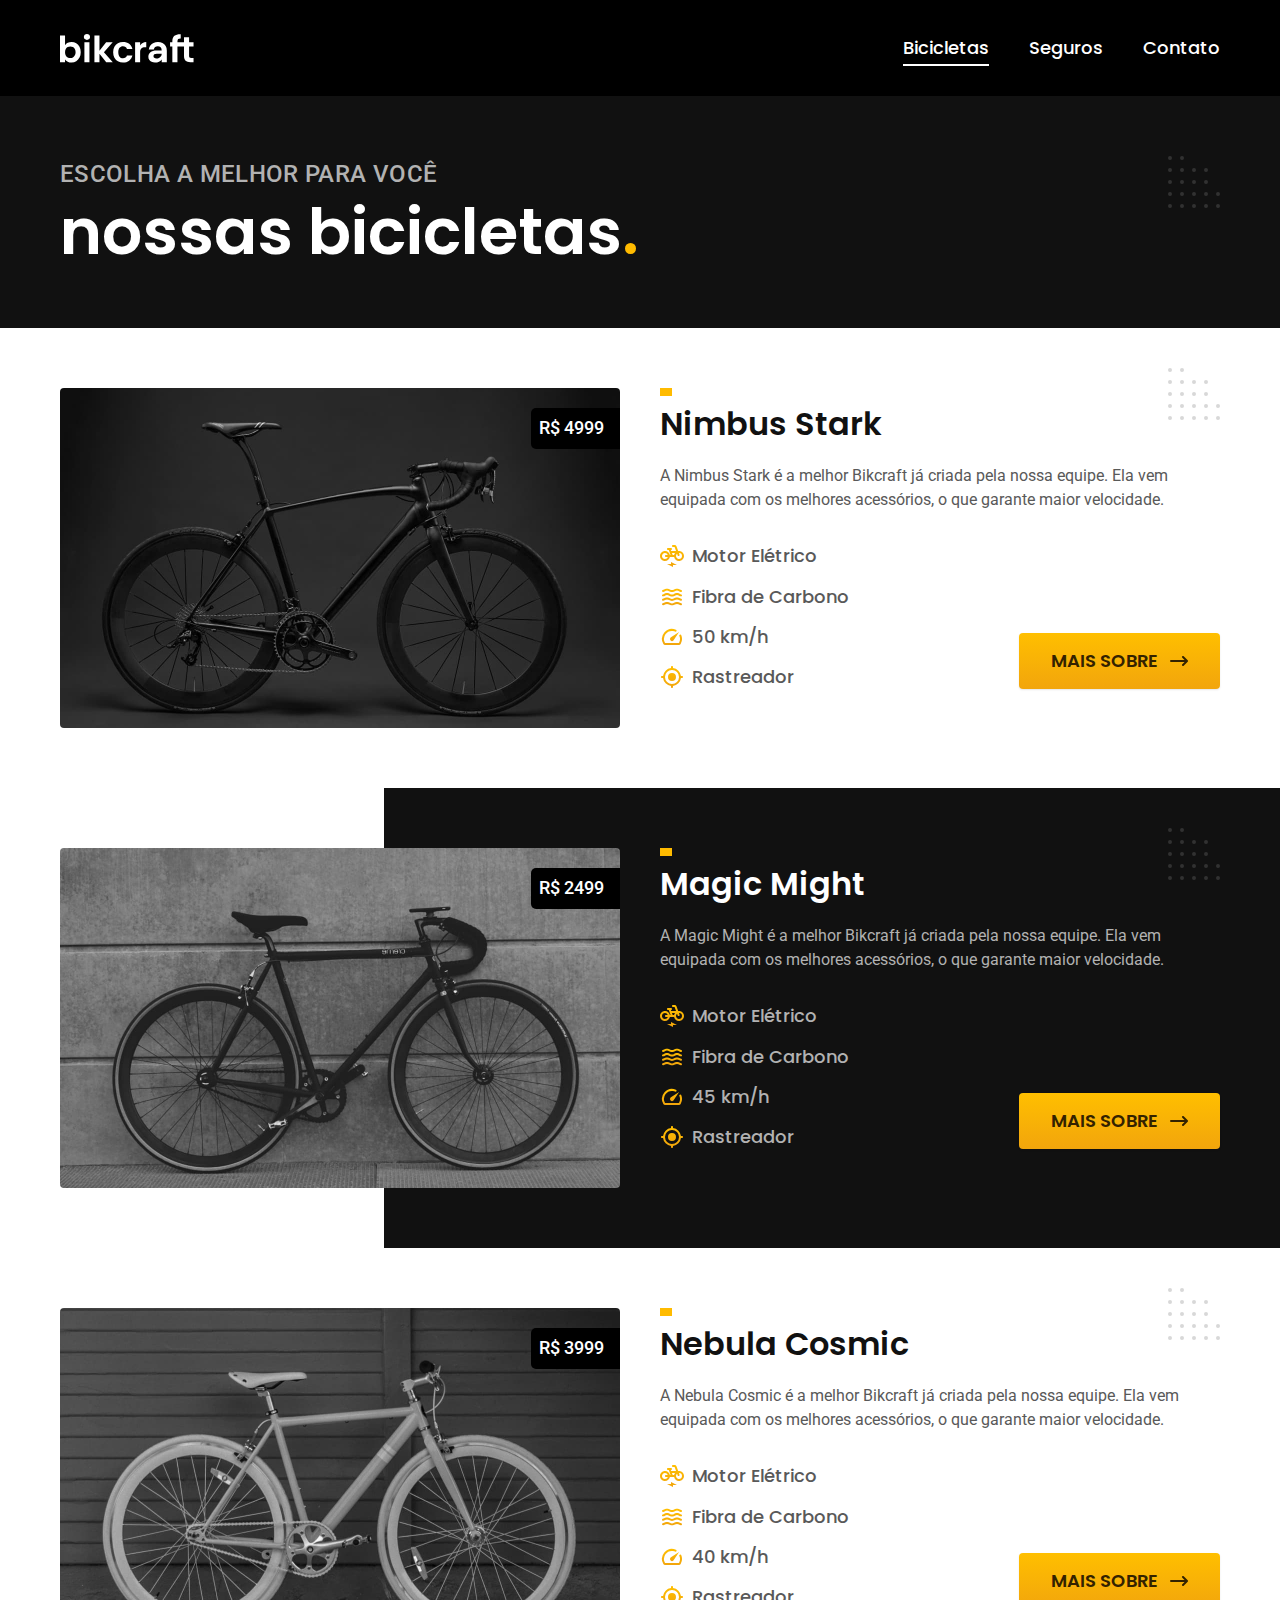
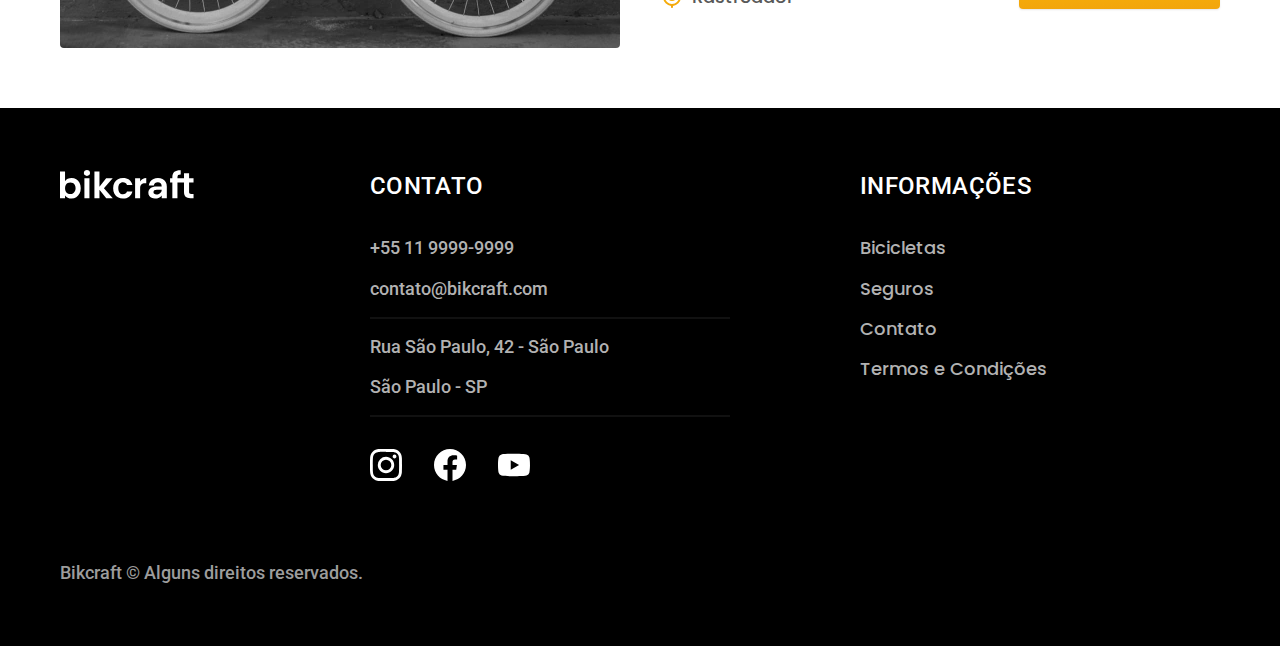
<file: bicicletas.html>
<!DOCTYPE html>
<html lang="pt-br">

<head>
  <meta charset="UTF-8">
  <meta name="viewport" content="width=device-width, initial-scale=1.0">
  <title>Bicicletas | Bikcraft</title>
  <meta name="description" content="Bicicletas elétricas de alta precisão e qualidade,  feitas sob medida para o cliente. Explore o mundo na sua velocidade com a Bikcraft.">

  <link rel="icon" href="./favicon.svg" type="image/svg+xml">

  <link href="./css/style.css" rel="preload" as="style">
  <link href="./css/style.css" rel="stylesheet">

  <link rel="preconnect" href="https://fonts.googleapis.com">
  <link rel="preconnect" href="https://fonts.gstatic.com" crossorigin>
  <link href="https://fonts.googleapis.com/css2?family=Merriweather:ital,wght@1,900&family=Poppins:wght@500;600&family=Roboto:wght@400;500&display=swap" rel="stylesheet">
</head>

<body id="bicicletas">
  <header class="header-bg">
    <div class="header container">
      <a href="./">
        <img src="./img/bikcraft.svg" alt="Bikcraft" width="136" height="32">
      </a>
      <nav aria-label="primaria">
        <ul class="header-menu font-1-m cor-0">
          <li><a href="./bicicletas.html">Bicicletas</a></li>
          <li><a href="./seguros.html">Seguros</a></li>
          <li><a href="./contato.html">Contato</a></li>
        </ul>
      </nav>
    </div>
  </header>

  <main>
    <div class="titulo">
      <div class="container">
        <p class="font-2-l-b cor-5">Escolha a melhor para você</p>
        <h1 class="font-1-xxl cor-0">nossas bicicletas<span class="cor-p1">.</span></h1>
      </div>
    </div>

    <div class="bicicletas-bg">
      <div class="bicicletas container">
        <div class="bicicletas-imagem">
          <img src="./img/bicicletas/nimbus.jpg" alt="Bicicleta preta" width="1120" height="680">
          <span class="font-2-m cor-0">R$ 4999</span>
        </div>
        <div class="bicicletas-conteudo">
          <h2 class="font-1-xl">Nimbus Stark</h2>
          <p class="font-2-s cor-8">A Nimbus Stark é a melhor Bikcraft já criada pela nossa equipe. Ela vem equipada com os melhores acessórios, o que garante maior velocidade.</p>
          <ul class="font-1-m cor-8">
            <li><img src="./img/icones/eletrica.svg" alt=""><span>Motor Elétrico</span></li>
            <li><img src="./img/icones/carbono.svg" alt=""><span>Fibra de Carbono</span></li>
            <li><img src="./img/icones/velocidade.svg" alt=""><span>50 km/h</span></li>
            <li><img src="./img/icones/rastreador.svg" alt=""><span>Rastreador</span></li>
          </ul>
          <a class="botao seta" href="./bicicletas/nimbus.html">Mais Sobre</a>
        </div>
      </div>
    </div>

    <div class="bicicletas-bg">
      <div class="bicicletas container">
        <div class="bicicletas-imagem">
          <img src="./img/bicicletas/magic.jpg" alt="Bicicleta preta" width="1120" height="680">
          <span class="font-2-m cor-0">R$ 2499</span>
        </div>
        <div class="bicicletas-conteudo">
          <h2 class="font-1-xl cor-0">Magic Might</h2>
          <p class="font-2-s cor-5">A Magic Might é a melhor Bikcraft já criada pela nossa equipe. Ela vem equipada com os melhores acessórios, o que garante maior velocidade.</p>
          <ul class="font-1-m cor-5">
            <li><img src="./img/icones/eletrica.svg" alt=""><span>Motor Elétrico</span></li>
            <li><img src="./img/icones/carbono.svg" alt=""><span>Fibra de Carbono</span></li>
            <li><img src="./img/icones/velocidade.svg" alt=""><span>45 km/h</span></li>
            <li><img src="./img/icones/rastreador.svg" alt=""><span>Rastreador</span></li>
          </ul>
          <a class="botao seta" href="./bicicletas/magic.html">Mais Sobre</a>
        </div>
      </div>
    </div>

    <div class="bicicletas-bg">
      <div class="bicicletas container">
        <div class="bicicletas-imagem">
          <img src="./img/bicicletas/nebula.jpg" alt="Bicicleta branca" width="1120" height="680">
          <span class="font-2-m cor-0">R$ 3999</span>
        </div>
        <div class="bicicletas-conteudo">
          <h2 class="font-1-xl">Nebula Cosmic</h2>
          <p class="font-2-s cor-8">A Nebula Cosmic é a melhor Bikcraft já criada pela nossa equipe. Ela vem equipada com os melhores acessórios, o que garante maior velocidade.</p>
          <ul class="font-1-m cor-8">
            <li><img src="./img/icones/eletrica.svg" alt=""><span>Motor Elétrico</span></li>
            <li><img src="./img/icones/carbono.svg" alt=""><span>Fibra de Carbono</span></li>
            <li><img src="./img/icones/velocidade.svg" alt=""><span>40 km/h</span></li>
            <li><img src="./img/icones/rastreador.svg" alt=""><span>Rastreador</span></li>
          </ul>
          <a class="botao seta" href="./bicicletas/nebula.html">Mais Sobre</a>
        </div>
      </div>
    </div>
  </main>

  <footer class="footer-bg">
    <div class="footer container">
      <img src="./img/bikcraft.svg" alt="Bikcraft">
      <div class="footer-contato">
        <h3 class="font-2-l-b cor-0">Contato</h3>
        <ul class="font-2-m cor-5">
          <li>+55 11 9999-9999</li>
          <li>contato@bikcraft.com</li>
          <li>Rua São Paulo, 42 - São Paulo</li>
          <li>São Paulo - SP</li>
        </ul>
        <div class="footer-redes">
          <a href="./"><img src="./img/redes/instagram.svg" alt="Instagram"></a>
          <a href="./"><img src="./img/redes/facebook.svg" alt="Facebook"></a>
          <a href="./"><img src="./img/redes/youtube.svg" alt="Youtube"></a>
        </div>
      </div>
      <div class="footer-informacoes">
        <h3 class="font-2-l-b cor-0">Informações</h3>
        <nav>
          <ul class="font-1-m cor-5">
            <li><a href="./bicicletas.html">Bicicletas</a></li>
            <li><a href="./seguros.html">Seguros</a></li>
            <li><a href="./contato.html">Contato</a></li>
            <li><a href="./termos.html">Termos e Condições</a></li>
          </ul>
        </nav>
      </div>
      <p class="font-2-m cor-6 footer-copy">Bikcraft © Alguns direitos reservados.</p>
    </div>
  </footer>

  <script src="./js/script.js"></script>
</body>

</html>
</file>
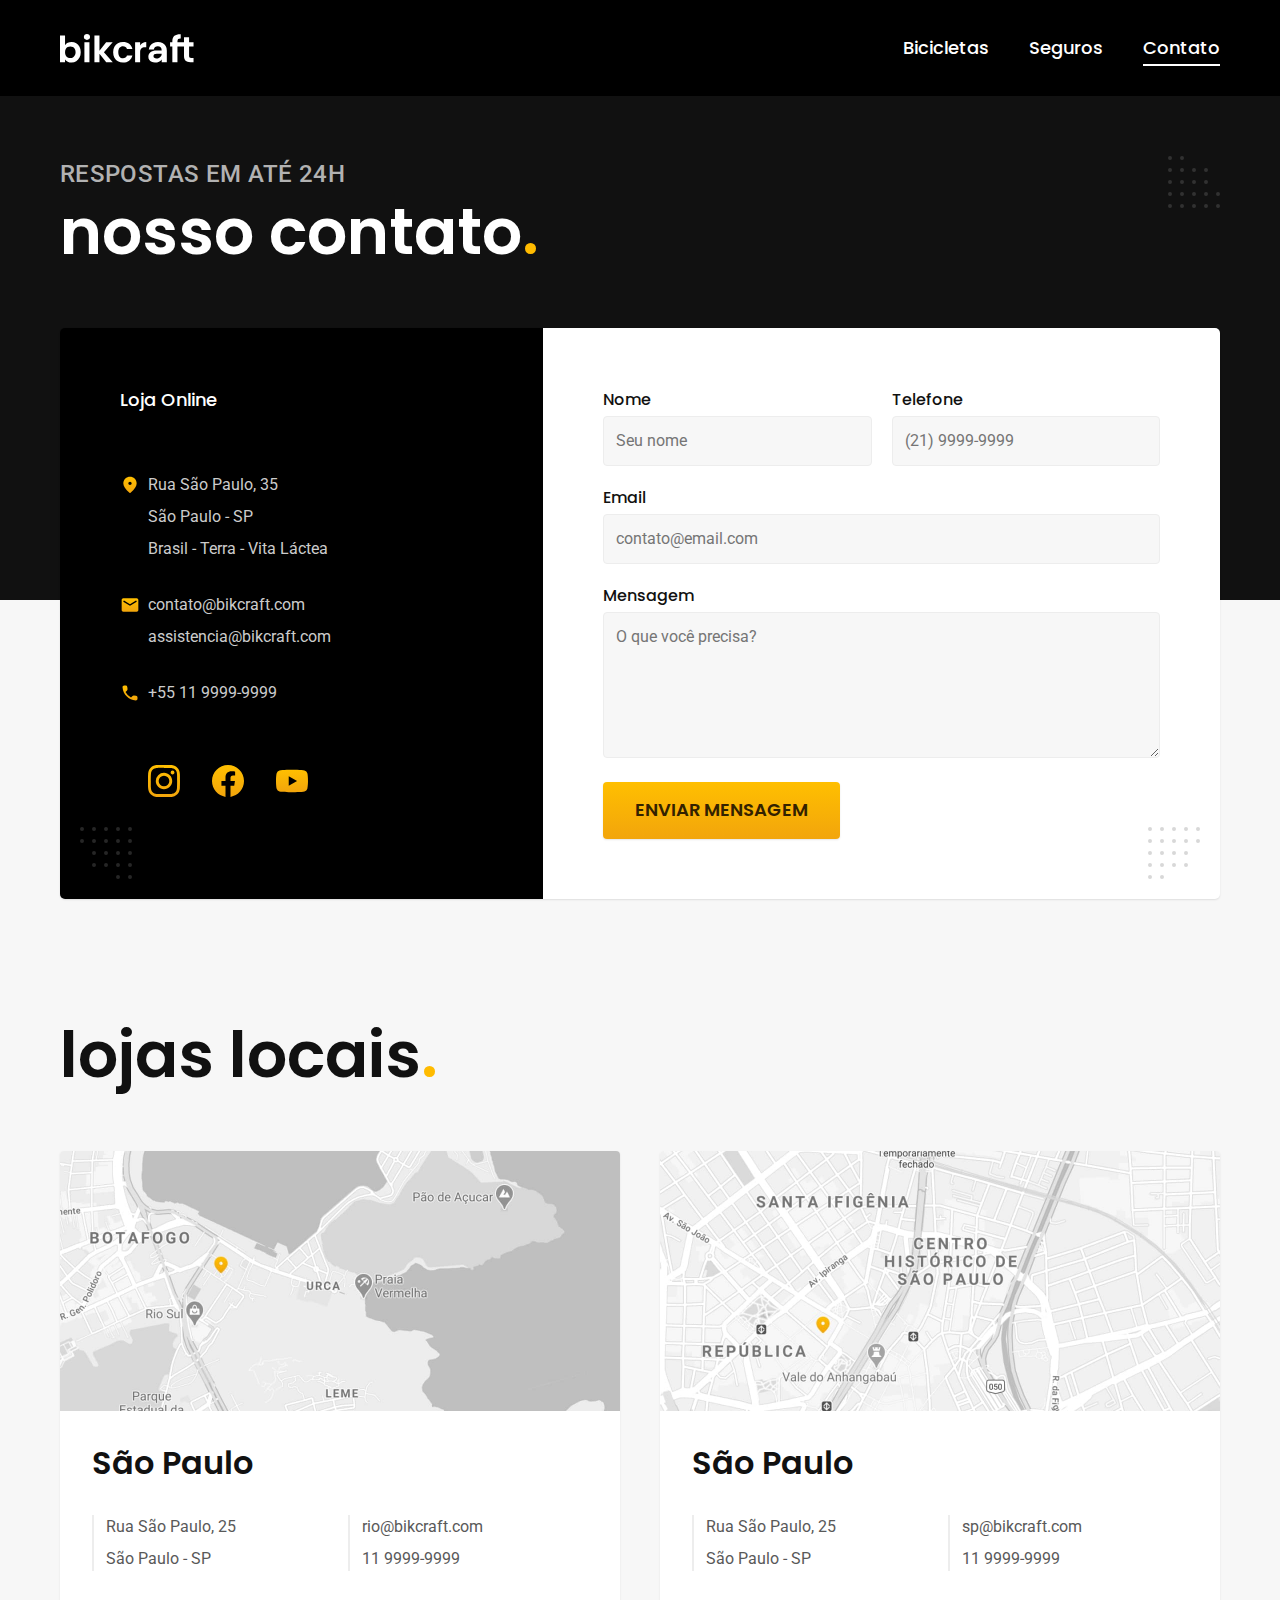
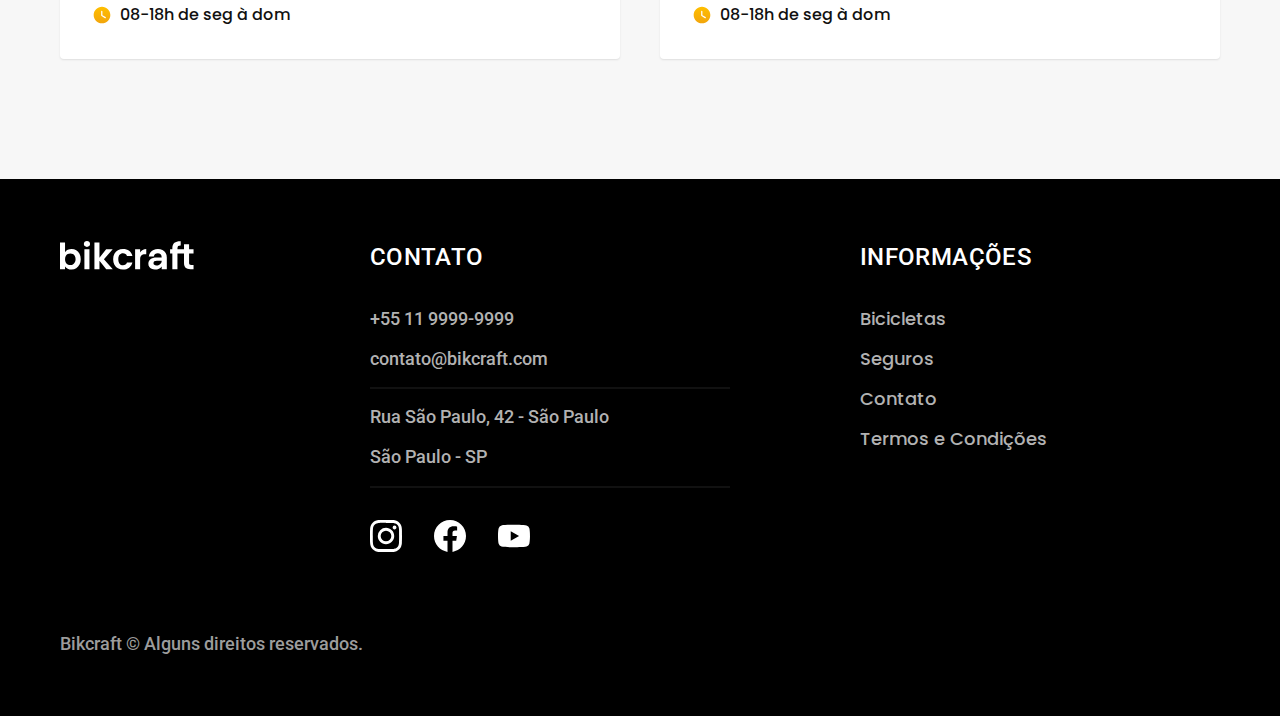
<file: contato.html>
<!DOCTYPE html>
<html lang="pt-br">

<head>
  <meta charset="UTF-8">
  <meta name="viewport" content="width=device-width, initial-scale=1.0">
  <title>Contato | Bikcraft</title>
  <meta name="description" content="Bicicletas elétricas de alta precisão e qualidade,  feitas sob medida para o cliente. Explore o mundo na sua velocidade com a Bikcraft.">

  <link rel="icon" href="./favicon.svg" type="image/svg+xml">

  <link href="./css/style.css" rel="preload" as="style">
  <link href="./css/style.css" rel="stylesheet">

  <link rel="preconnect" href="https://fonts.googleapis.com">
  <link rel="preconnect" href="https://fonts.gstatic.com" crossorigin>
  <link href="https://fonts.googleapis.com/css2?family=Merriweather:ital,wght@1,900&family=Poppins:wght@500;600&family=Roboto:wght@400;500&display=swap" rel="stylesheet">
</head>

<body id="contato">
  <header class="header-bg">
    <div class="header container">
      <a href="./">
        <img src="./img/bikcraft.svg" alt="Bikcraft" width="136" height="32">
      </a>
      <nav aria-label="primaria">
        <ul class="header-menu font-1-m cor-0">
          <li><a href="./bicicletas.html">Bicicletas</a></li>
          <li><a href="./seguros.html">Seguros</a></li>
          <li><a href="./contato.html">Contato</a></li>
        </ul>
      </nav>
    </div>
  </header>

  <main>
    <div class="titulo">
      <div class="container">
        <p class="font-2-l-b cor-5">Respostas em até 24h</p>
        <h1 class="font-1-xxl cor-0">nosso contato<span class="cor-p1">.</span></h1>
      </div>
    </div>

    <div class="contato container">
      <section class="contato-dados" aria-label="Endereço">
        <h2 class="cor-0 font-1-m">Loja Online</h2>
        <div class="contato-endereco font-2-s cor-4">
          <p>Rua São Paulo, 35</p>
          <p>São Paulo - SP</p>
          <p>Brasil - Terra - Vita Láctea</p>
        </div>
        <address class="contato-meios font-2-s cor-4">
          <a href="mailto:contato@bikcraft.com">contato@bikcraft.com</a>
          <a href="mailto:assistencia@bikcraft.com">assistencia@bikcraft.com</a>
          <a href="tel:+552199999999">+55 11 9999-9999</a>
        </address>
        <div class="contato-redes">
          <a href="./"><img src="./img/redes/instagram-p.svg" alt="Instagram"></a>
          <a href="./"><img src="./img/redes/facebook-p.svg" alt="Facebook"></a>
          <a href="./"><img src="./img/redes/youtube-p.svg" alt="Youtube"></a>
        </div>
      </section>
      <section class="contato-formulario" aria-label="Formulário">
        <form class="form" action="./">
          <div>
            <label for="nome">Nome</label>
            <input type="text" id="nome" name="nome" placeholder="Seu nome">
          </div>
          <div>
            <label for="telefone">Telefone</label>
            <input type="text" id="telefone" name="telefone" placeholder="(21) 9999-9999">
          </div>
          <div class="col-2">
            <label for="email">Email</label>
            <input type="email" id="email" name="email" placeholder="contato@email.com">
          </div>
          <div class="col-2">
            <label for="mensagem">Mensagem</label>
            <textarea id="mensagem" name="mensagem" placeholder="O que você precisa?" rows="5"></textarea>
          </div>
          <button class="botao col-2">Enviar Mensagem</button>
        </form>
      </section>
    </div>
  </main>

  <article class="lojas container">
    <h2 class="font-1-xxl">lojas locais<span class="cor-p1">.</span></h2>
    <div class="lojas-item">
      <img src="./img/lojas/rj.jpg" alt="mapa marcando o endereço da loja no Rio de Janeiro" width="560" height="260">
      <div class="lojas-conteudo">
         <h3 class="font-1-xl">São Paulo</h3>
        <div class="lojas-dados font-2-s cor-8">
          <p>Rua São Paulo, 25</p>
          <p>São Paulo - SP</p>
        </div>
        <div class="lojas-dados font-2-s cor-8">
          <a href="mailto:rio@bikcraft.com">rio@bikcraft.com</a>
          <a href="tel:+551199999999">11 9999-9999</a>
        </div>
        <p class="lojas-tempo font-1-s"><img src="./img/icones/horario.svg" alt="">08-18h de seg à dom</p>
      </div>
    </div>
    <div class="lojas-item">
      <img src="./img/lojas/sp.jpg" alt="mapa marcando o endereço da loja no Rio de Janeiro">
      <div class="lojas-conteudo">
        <h3 class="font-1-xl">São Paulo</h3>
        <div class="lojas-dados font-2-s cor-8">
          <p>Rua São Paulo, 25</p>
          <p>São Paulo - SP</p>
        </div>
        <div class="lojas-dados font-2-s cor-8">
          <a href="mailto:rio@bikcraft.com">sp@bikcraft.com</a>
          <a href="tel:+551199999999">11 9999-9999</a>
        </div>
        <p class="lojas-tempo font-1-s"><img src="./img/icones/horario.svg" alt="">08-18h de seg à dom</p>
      </div>
    </div>
  </article>

  <footer class="footer-bg">
    <div class="footer container">
      <img src="./img/bikcraft.svg" alt="Bikcraft">
      <div class="footer-contato">
        <h3 class="font-2-l-b cor-0">Contato</h3>
        <ul class="font-2-m cor-5">
          <li>+55 11 9999-9999</li>
          <li>contato@bikcraft.com</li>
          <li>Rua São Paulo, 42 - São Paulo</li>
          <li>São Paulo - SP</li>
        </ul>
        <div class="footer-redes">
          <a href="./"><img src="./img/redes/instagram.svg" alt="Instagram"></a>
          <a href="./"><img src="./img/redes/facebook.svg" alt="Facebook"></a>
          <a href="./"><img src="./img/redes/youtube.svg" alt="Youtube"></a>
        </div>
      </div>
      <div class="footer-informacoes">
        <h3 class="font-2-l-b cor-0">Informações</h3>
        <nav>
          <ul class="font-1-m cor-5">
            <li><a href="./bicicletas.html">Bicicletas</a></li>
            <li><a href="./seguros.html">Seguros</a></li>
            <li><a href="./contato.html">Contato</a></li>
            <li><a href="./termos.html">Termos e Condições</a></li>
          </ul>
        </nav>
      </div>
      <p class="font-2-m cor-6 footer-copy">Bikcraft © Alguns direitos reservados.</p>
    </div>
  </footer>
  <script src="./js/script.js"></script>
</body>

</html>
</file>
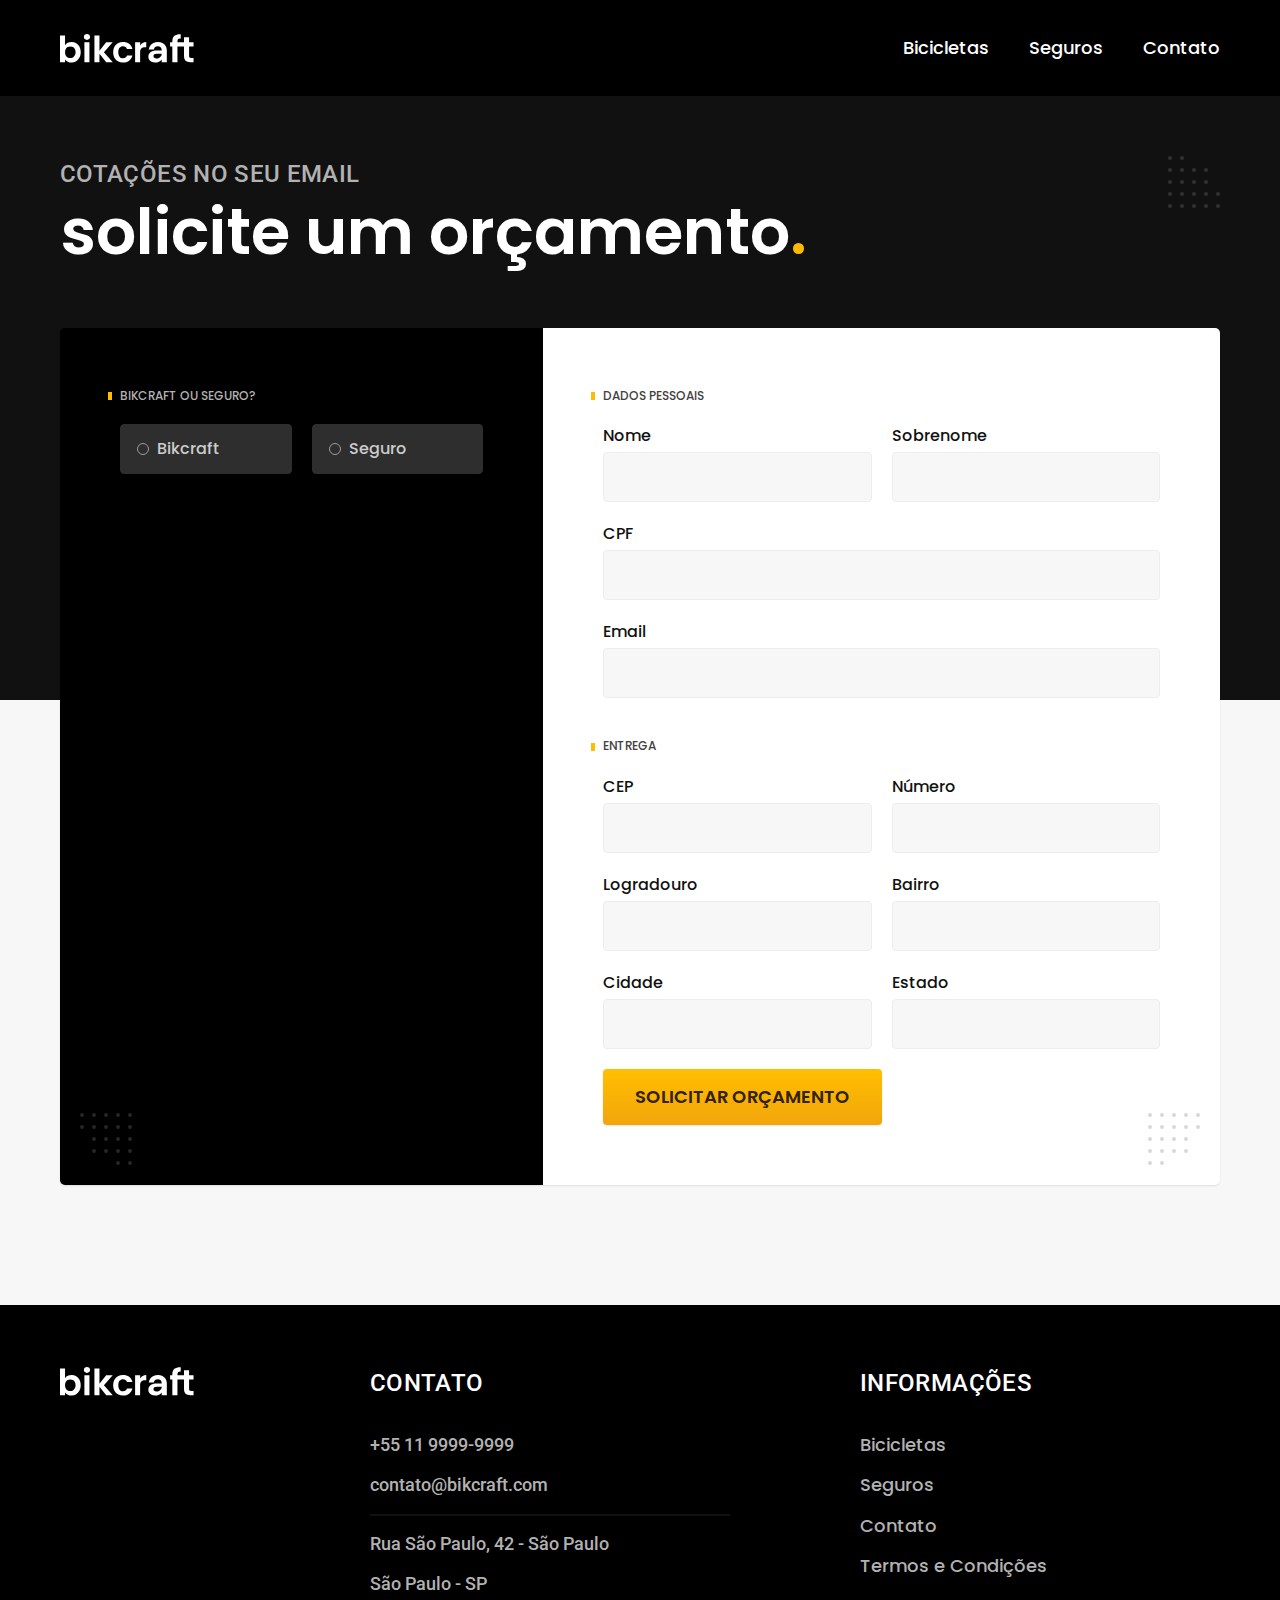
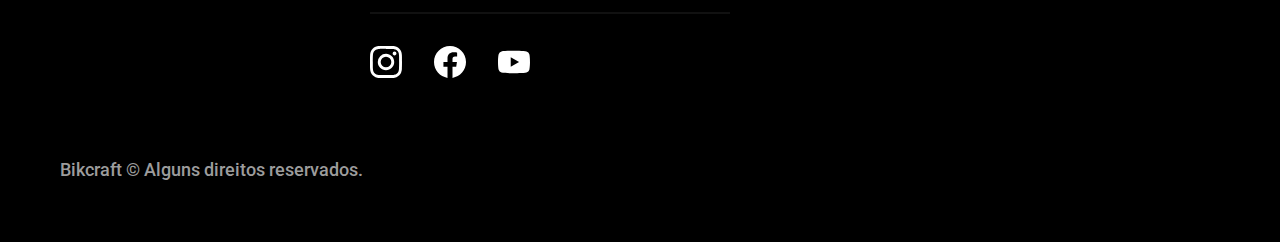
<file: orcamento.html>
<!DOCTYPE html>
<html lang="pt-br">

<head>
  <meta charset="UTF-8">
  <meta name="viewport" content="width=device-width, initial-scale=1.0">
  <title>Orçamento | Bikcraft</title>
  <meta name="description" content="Bicicletas elétricas de alta precisão e qualidade,  feitas sob medida para o cliente. Explore o mundo na sua velocidade com a Bikcraft.">

  <link rel="icon" href="./favicon.svg" type="image/svg+xml">

  <link href="./css/style.css" rel="preload" as="style">
  <link href="./css/style.css" rel="stylesheet">

  <link rel="preconnect" href="https://fonts.googleapis.com">
  <link rel="preconnect" href="https://fonts.gstatic.com" crossorigin>
  <link href="https://fonts.googleapis.com/css2?family=Merriweather:ital,wght@1,900&family=Poppins:wght@500;600&family=Roboto:wght@400;500&display=swap" rel="stylesheet">
</head>

<body id="orcamento">
  <header class="header-bg">
    <div class="header container">
      <a href="./">
        <img src="./img/bikcraft.svg" alt="Bikcraft" width="136" height="32">
      </a>
      <nav aria-label="primaria">
        <ul class="header-menu font-1-m cor-0">
          <li><a href="./bicicletas.html">Bicicletas</a></li>
          <li><a href="./seguros.html">Seguros</a></li>
          <li><a href="./contato.html">Contato</a></li>
        </ul>
      </nav>
    </div>
  </header>

  <main>
    <div class="titulo">
      <div class="container">
        <p class="font-2-l-b cor-5">Cotações no seu email</p>
        <h1 class="font-1-xxl cor-0">solicite um orçamento<span class="cor-p1">.</span></h1>
      </div>
    </div>

    <form class="orcamento container" action="./">
      <!-- Produto -->
      <div class="orcamento-produto">
        <h2 class="font-1-xs cor-5">Bikcraft ou Seguro?</h2>

        <input type="radio" name="tipo" value="bikcraft" id="bikcraft">
        <label for="bikcraft">Bikcraft</label>

        <input type="radio" name="tipo" value="seguro" id="seguro">
        <label for="seguro">Seguro</label>

        <div class="orcamento-conteudo" id="orcamento-bikcraft">
          <h2 class="font-1-xs cor-5">Escolha a sua:</h2>

          <input type="radio" name="produto" value="nimbus" id="nimbus">
          <label for="nimbus">Nimbus Stark <span>R$ 4999</span></label>
          <div class="radio-detalhes">
            <ul class="font-1-xs cor-8">
              <li><img src="./img/icones/eletrica.svg" alt=""> Motor Elétrico</li>
              <li><img src="./img/icones/carbono.svg" alt=""> Fibra de Carbono</li>
              <li><img src="./img/icones/velocidade.svg" alt=""> 50 km/h</li>
              <li><img src="./img/icones/rastreador.svg" alt=""> Rastreador</li>
            </ul>
            <img src="./img/bicicletas/nimbus.jpg" alt="Bicicleta preta">
          </div>

          <input type="radio" name="produto" value="magic" id="magic">
          <label for="magic">Magic Might <span>R$ 2499</span></label>
          <div class="radio-detalhes">
            <ul class="font-1-xs cor-8">
              <li><img src="./img/icones/eletrica.svg" alt=""> Motor Elétrico</li>
              <li><img src="./img/icones/carbono.svg" alt=""> Fibra de Carbono</li>
              <li><img src="./img/icones/velocidade.svg" alt=""> 45 km/h</li>
              <li><img src="./img/icones/rastreador.svg" alt=""> Rastreador</li>
            </ul>
            <img src="./img/bicicletas/magic.jpg" alt="Bicicleta preta">
          </div>

          <input type="radio" name="produto" value="nebula" id="nebula">
          <label for="nebula">Nebula Cosmic <span>R$ 3999</span></label>
          <div class="radio-detalhes">
            <ul class="font-1-xs cor-8">
              <li><img src="./img/icones/eletrica.svg" alt=""> Motor Elétrico</li>
              <li><img src="./img/icones/carbono.svg" alt=""> Fibra de Carbono</li>
              <li><img src="./img/icones/velocidade.svg" alt=""> 40 km/h</li>
              <li><img src="./img/icones/rastreador.svg" alt=""> Rastreador</li>
            </ul>
            <img src="./img/bicicletas/nebula.jpg" alt="Bicicleta preta">
          </div>
        </div>

        <div class="orcamento-conteudo" id="orcamento-seguro">
          <h2 class="font-1-xs cor-5">Escolha o plano:</h2>

          <input type="radio" name="produto" value="prata" id="prata">
          <label for="prata" class="font-1-s cor-4">Prata <span>R$ 199</span></label>

          <input type="radio" name="produto" value="ouro" id="ouro">
          <label for="ouro" class="font-1-s cor-4">Ouro <span>R$ 299</span></label>
        </div>
      </div>

      <!-- Dados -->
      <div class="orcamento-dados form">
        <h2 class="font-1-xs cor-9 col-2">dados pessoais</h2>
        <div>
          <label for="nome">Nome</label>
          <input type="text" id="nome" name="nome">
        </div>
        <div>
          <label for="sobrenome">Sobrenome</label>
          <input type="text" id="sobrenome" name="sobrenome">
        </div>
        <div class="col-2">
          <label for="CPF">CPF</label>
          <input type="text" id="CPF" name="CPF">
        </div>
        <div class="col-2">
          <label for="email">Email</label>
          <input type="text" id="email" name="email">
        </div>
        <h2 class="font-1-xs cor-9 col-2">entrega</h2>
        <div>
          <label for="cep">CEP</label>
          <input type="text" id="cep" name="cep">
        </div>
        <div>
          <label for="numero">Número</label>
          <input type="text" id="numero" name="numero">
        </div>
        <div>
          <label for="logradouro">Logradouro</label>
          <input type="text" id="logradouro" name="logradouro">
        </div>
        <div>
          <label for="bairro">Bairro</label>
          <input type="text" id="bairro" name="bairro">
        </div>
        <div>
          <label for="cidade">Cidade</label>
          <input type="text" id="cidade" name="cidade">
        </div>
        <div>
          <label for="estado">Estado</label>
          <input type="text" id="estado" name="estado">
        </div>
        <button class="botao col-2">Solicitar Orçamento</button>
      </div>
    </form>
  </main>

  <footer class="footer-bg">
    <div class="footer container">
      <img src="./img/bikcraft.svg" alt="Bikcraft">
      <div class="footer-contato">
        <h3 class="font-2-l-b cor-0">Contato</h3>
        <ul class="font-2-m cor-5">
          <li>+55 11 9999-9999</li>
          <li>contato@bikcraft.com</li>
          <li>Rua São Paulo, 42 - São Paulo</li>
          <li>São Paulo - SP</li>
        </ul>
        <div class="footer-redes">
          <a href="./"><img src="./img/redes/instagram.svg" alt="Instagram"></a>
          <a href="./"><img src="./img/redes/facebook.svg" alt="Facebook"></a>
          <a href="./"><img src="./img/redes/youtube.svg" alt="Youtube"></a>
        </div>
      </div>
      <div class="footer-informacoes">
        <h3 class="font-2-l-b cor-0">Informações</h3>
        <nav>
          <ul class="font-1-m cor-5">
            <li><a href="./bicicletas.html">Bicicletas</a></li>
            <li><a href="./seguros.html">Seguros</a></li>
            <li><a href="./contato.html">Contato</a></li>
            <li><a href="./termos.html">Termos e Condições</a></li>
          </ul>
        </nav>
      </div>
      <p class="font-2-m cor-6 footer-copy">Bikcraft © Alguns direitos reservados.</p>
    </div>
  </footer>

  <script src="./js/script.js"></script>
</body>

</html>
</file>
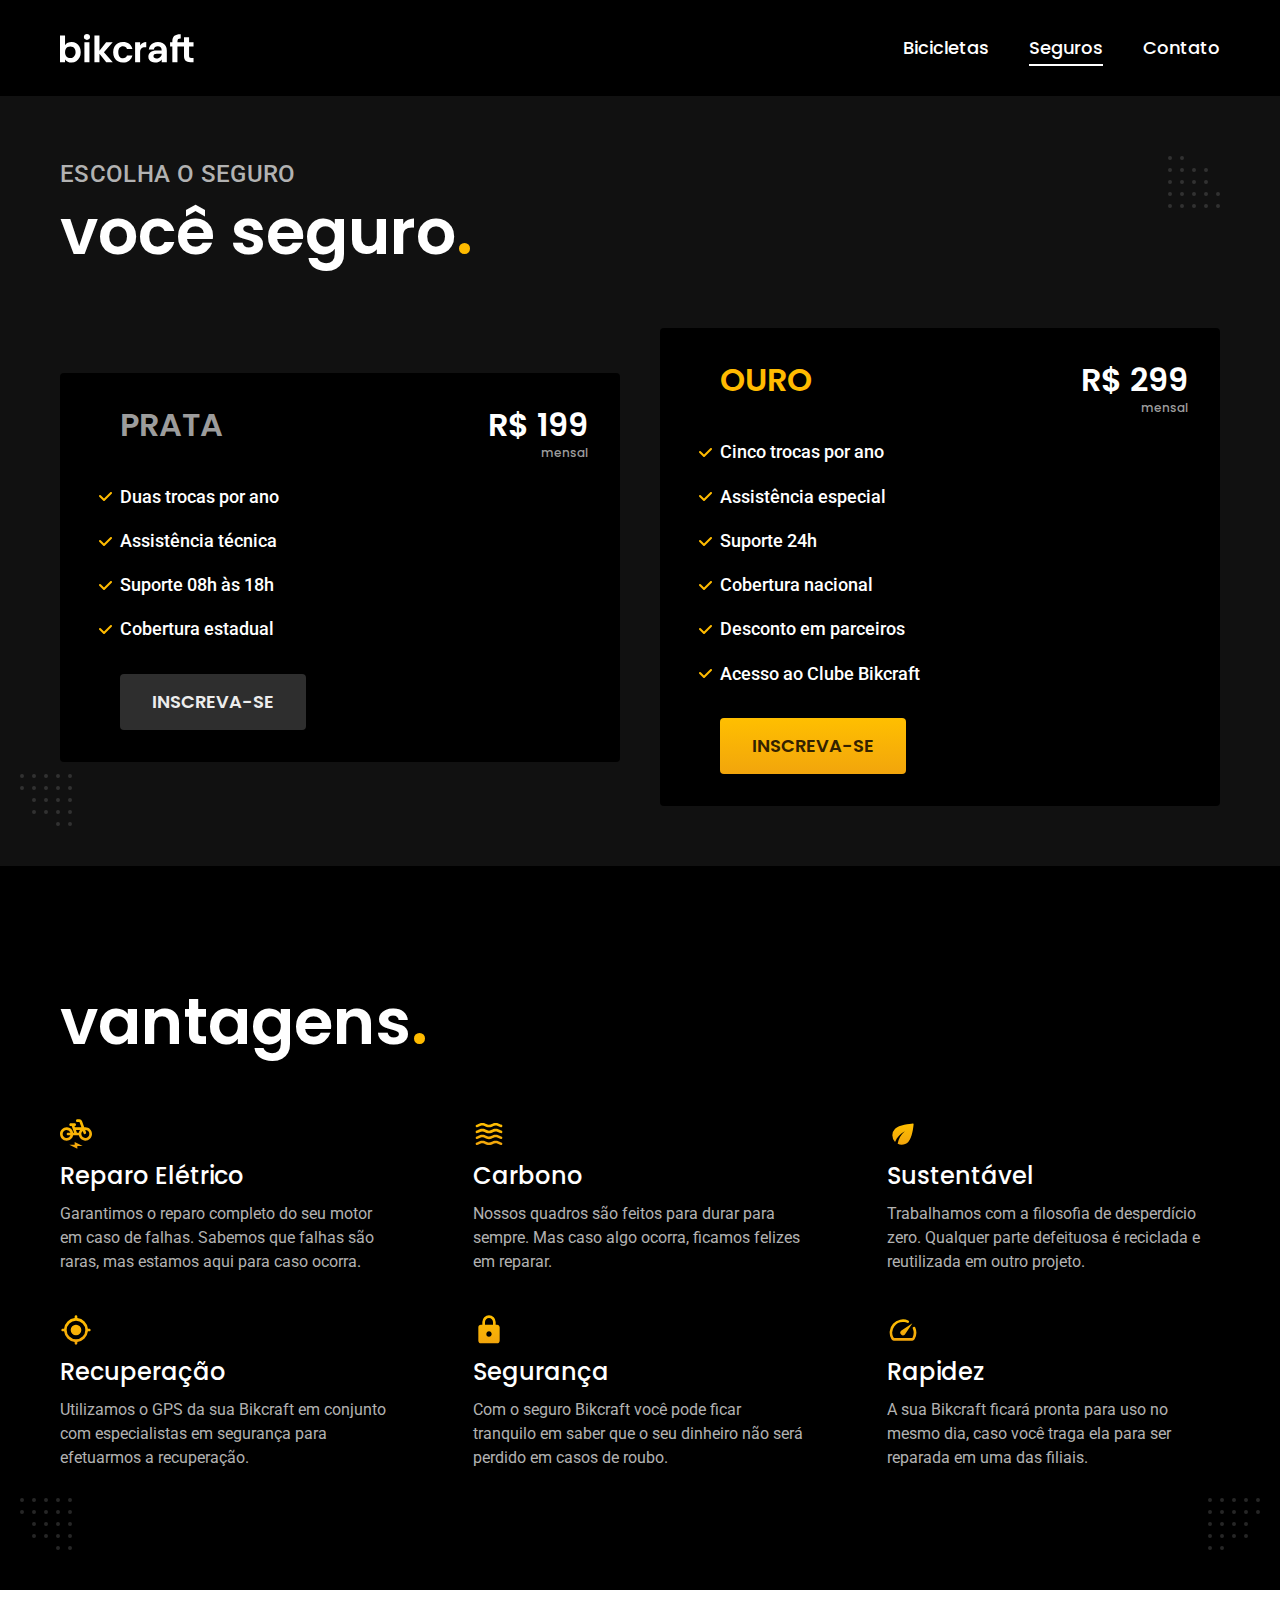
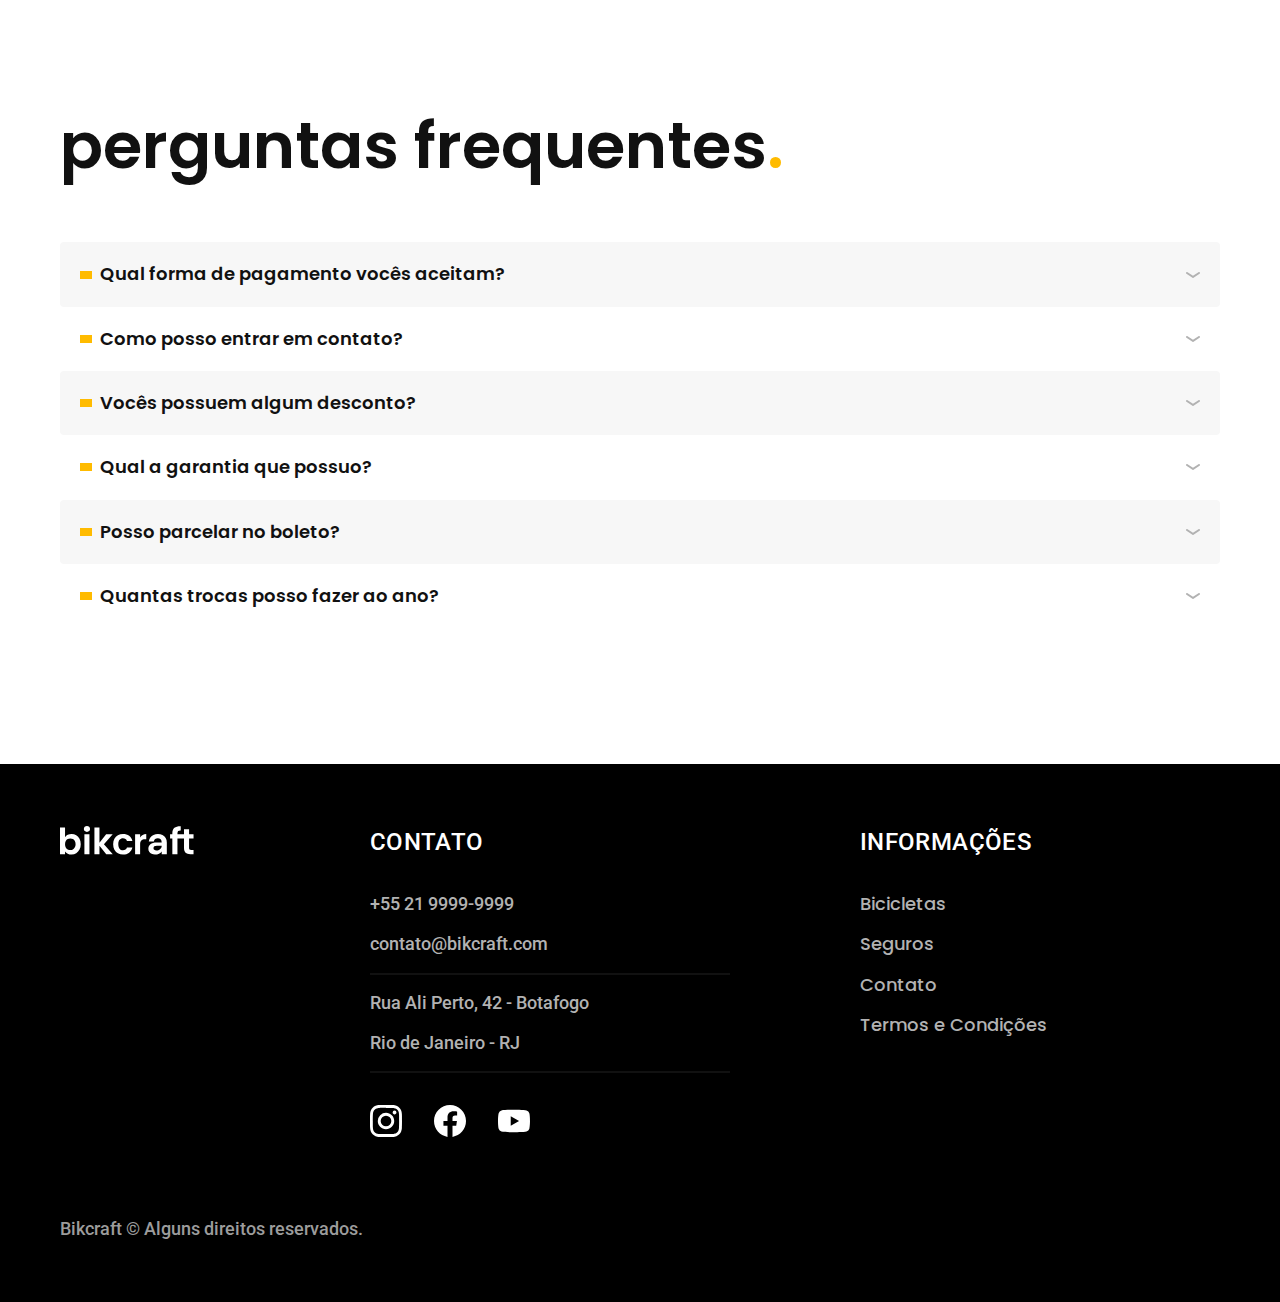
<file: seguros.html>
<!DOCTYPE html>
<html lang="pt-br">

<head>
  <meta charset="UTF-8">
  <meta name="viewport" content="width=device-width, initial-scale=1.0">
  <title>Seguros | Bikcraft</title>
  <meta name="description" content="Bicicletas elétricas de alta precisão e qualidade,  feitas sob medida para o cliente. Explore o mundo na sua velocidade com a Bikcraft.">

  <link rel="icon" href="./favicon.svg" type="image/svg+xml">

  <link href="./css/style.css" rel="preload" as="style">
  <link href="./css/style.css" rel="stylesheet">

  <link rel="preconnect" href="https://fonts.googleapis.com">
  <link rel="preconnect" href="https://fonts.gstatic.com" crossorigin>
  <link href="https://fonts.googleapis.com/css2?family=Merriweather:ital,wght@1,900&family=Poppins:wght@500;600&family=Roboto:wght@400;500&display=swap" rel="stylesheet">
</head>

<body id="seguros">
  <header class="header-bg">
    <div class="header container">
      <a href="./">
        <img src="./img/bikcraft.svg" alt="Bikcraft" width="136" height="32">
      </a>
      <nav aria-label="primaria">
        <ul class="header-menu font-1-m cor-0">
          <li><a href="./bicicletas.html">Bicicletas</a></li>
          <li><a href="./seguros.html">Seguros</a></li>
          <li><a href="./contato.html">Contato</a></li>
        </ul>
      </nav>
    </div>
  </header>

  <main class="seguros-bg">
    <div class="titulo">
      <div class="container">
        <p class="font-2-l-b cor-5">Escolha o seguro</p>
        <h1 class="font-1-xxl cor-0">você seguro<span class="cor-p1">.</span></h1>
      </div>
    </div>

    <div class="seguros container">
      <div class="seguros-item">
        <h3 class="font-1-xl cor-6">PRATA</h3>
        <span class="font-1-xl cor-0">R$ 199 <span class="font-1-xs cor-6">mensal</span></span>
        <ul class="font-2-m cor-0">
          <li>Duas trocas por ano</li>
          <li>Assistência técnica</li>
          <li>Suporte 08h às 18h</li>
          <li>Cobertura estadual</li>
        </ul>
        <a class="botao secundario" href="./orcamento.html?tipo=seguro&produto=prata">Inscreva-se</a>
      </div>
      <div class="seguros-item">
        <h3 class="font-1-xl cor-p1">OURO</h3>
        <span class="font-1-xl cor-0">R$ 299 <span class="font-1-xs cor-6">mensal</span></span>
        <ul class="font-2-m cor-0">
          <li>Cinco trocas por ano</li>
          <li>Assistência especial</li>
          <li>Suporte 24h</li>
          <li>Cobertura nacional</li>
          <li>Desconto em parceiros</li>
          <li>Acesso ao Clube Bikcraft</li>
        </ul>
        <a class="botao" href="./orcamento.html?tipo=seguro&produto=ouro">Inscreva-se</a>
      </div>
    </div>
  </main>

  <article class="vantagens-bg">
    <div class="vantagens container">
      <h2 class="font-1-xxl cor-0">vantagens<span class="cor-p1">.</span></h2>
      <ul>
        <li>
          <img src="./img/icones/eletrica.svg" alt="">
          <h3 class="font-1-l cor-0">Reparo Elétrico</h3>
          <p class="font-2-s cor-5">Garantimos o reparo completo do seu motor em caso de falhas. Sabemos que falhas são raras, mas estamos aqui para caso ocorra.</p>
        </li>
        <li>
          <img src="./img/icones/carbono.svg" alt="">
          <h3 class="font-1-l cor-0">Carbono</h3>
          <p class="font-2-s cor-5">Nossos quadros são feitos para durar para sempre. Mas caso algo ocorra, ficamos felizes em reparar.</p>
        </li>
        <li>
          <img src="./img/icones/sustentavel.svg" alt="">
          <h3 class="font-1-l cor-0">Sustentável</h3>
          <p class="font-2-s cor-5">Trabalhamos com a filosofia de desperdício zero. Qualquer parte defeituosa é reciclada e reutilizada em outro projeto.</p>
        </li>
        <li>
          <img src="./img/icones/rastreador.svg" alt="">
          <h3 class="font-1-l cor-0">Recuperação</h3>
          <p class="font-2-s cor-5">Utilizamos o GPS da sua Bikcraft em conjunto com especialistas em segurança para efetuarmos a recuperação.</p>
        </li>
        <li>
          <img src="./img/icones/seguro.svg" alt="">
          <h3 class="font-1-l cor-0">Segurança</h3>
          <p class="font-2-s cor-5">Com o seguro Bikcraft você pode ficar tranquilo em saber que o seu dinheiro não será perdido em casos de roubo.</p>
        </li>
        <li>
          <img src="./img/icones/velocidade.svg" alt="">
          <h3 class="font-1-l cor-0">Rapidez</h3>
          <p class="font-2-s cor-5">A sua Bikcraft ficará pronta para uso no mesmo dia, caso você traga ela para ser reparada em uma das filiais.</p>
        </li>
      </ul>
    </div>
  </article>

  <article class="perguntas container">
    <h2 class="font-1-xxl">perguntas frequentes<span class="cor-p1">.</span></h2>
    <dl>
      <div>
        <dt class="font-1-m-b">Qual forma de pagamento vocês aceitam?</dt>
        <dd class="font-2-s cor-9">Aceitamos pagamentos parcelados em todos os cartões de crédito. Para pagamentos à vista também aceitarmos PIX e Boleto através do PagSeguro.</dd>
      </div>
      <div>
        <dt class="font-1-m-b">Como posso entrar em contato?</dt>
        <dd class="font-2-s cor-9">Aceitamos pagamentos parcelados em todos os cartões de crédito. Para pagamentos à vista também aceitarmos PIX e Boleto através do PagSeguro.</dd>
      </div>
      <div>
        <dt class="font-1-m-b">Vocês possuem algum desconto?</dt>
        <dd class="font-2-s cor-9">Aceitamos pagamentos parcelados em todos os cartões de crédito. Para pagamentos à vista também aceitarmos PIX e Boleto através do PagSeguro.</dd>
      </div>
      <div>
        <dt class="font-1-m-b">Qual a garantia que possuo?</dt>
        <dd class="font-2-s cor-9">Aceitamos pagamentos parcelados em todos os cartões de crédito. Para pagamentos à vista também aceitarmos PIX e Boleto através do PagSeguro.</dd>
      </div>
      <div>
        <dt class="font-1-m-b">Posso parcelar no boleto?</dt>
        <dd class="font-2-s cor-9">Aceitamos pagamentos parcelados em todos os cartões de crédito. Para pagamentos à vista também aceitarmos PIX e Boleto através do PagSeguro.</dd>
      </div>
      <div>
        <dt class="font-1-m-b">Quantas trocas posso fazer ao ano?</dt>
        <dd class="font-2-s cor-9">Aceitamos pagamentos parcelados em todos os cartões de crédito. Para pagamentos à vista também aceitarmos PIX e Boleto através do PagSeguro.</dd>
      </div>
    </dl>
  </article>

  <footer class="footer-bg">
    <div class="footer container">
      <img src="./img/bikcraft.svg" alt="Bikcraft">
      <div class="footer-contato">
        <h3 class="font-2-l-b cor-0">Contato</h3>
        <ul class="font-2-m cor-5">
          <li>+55 21 9999-9999</li>
          <li>contato@bikcraft.com</li>
          <li>Rua Ali Perto, 42 - Botafogo</li>
          <li>Rio de Janeiro - RJ</li>
        </ul>
        <div class="footer-redes">
          <a href="./"><img src="./img/redes/instagram.svg" alt="Instagram"></a>
          <a href="./"><img src="./img/redes/facebook.svg" alt="Facebook"></a>
          <a href="./"><img src="./img/redes/youtube.svg" alt="Youtube"></a>
        </div>
      </div>
      <div class="footer-informacoes">
        <h3 class="font-2-l-b cor-0">Informações</h3>
        <nav>
          <ul class="font-1-m cor-5">
            <li><a href="./bicicletas.html">Bicicletas</a></li>
            <li><a href="./seguros.html">Seguros</a></li>
            <li><a href="./contato.html">Contato</a></li>
            <li><a href="./termos.html">Termos e Condições</a></li>
          </ul>
        </nav>
      </div>
      <p class="font-2-m cor-6 footer-copy">Bikcraft © Alguns direitos reservados.</p>
    </div>
  </footer>

  <script src="./js/script.js"></script>
</body>

</html>
</file>
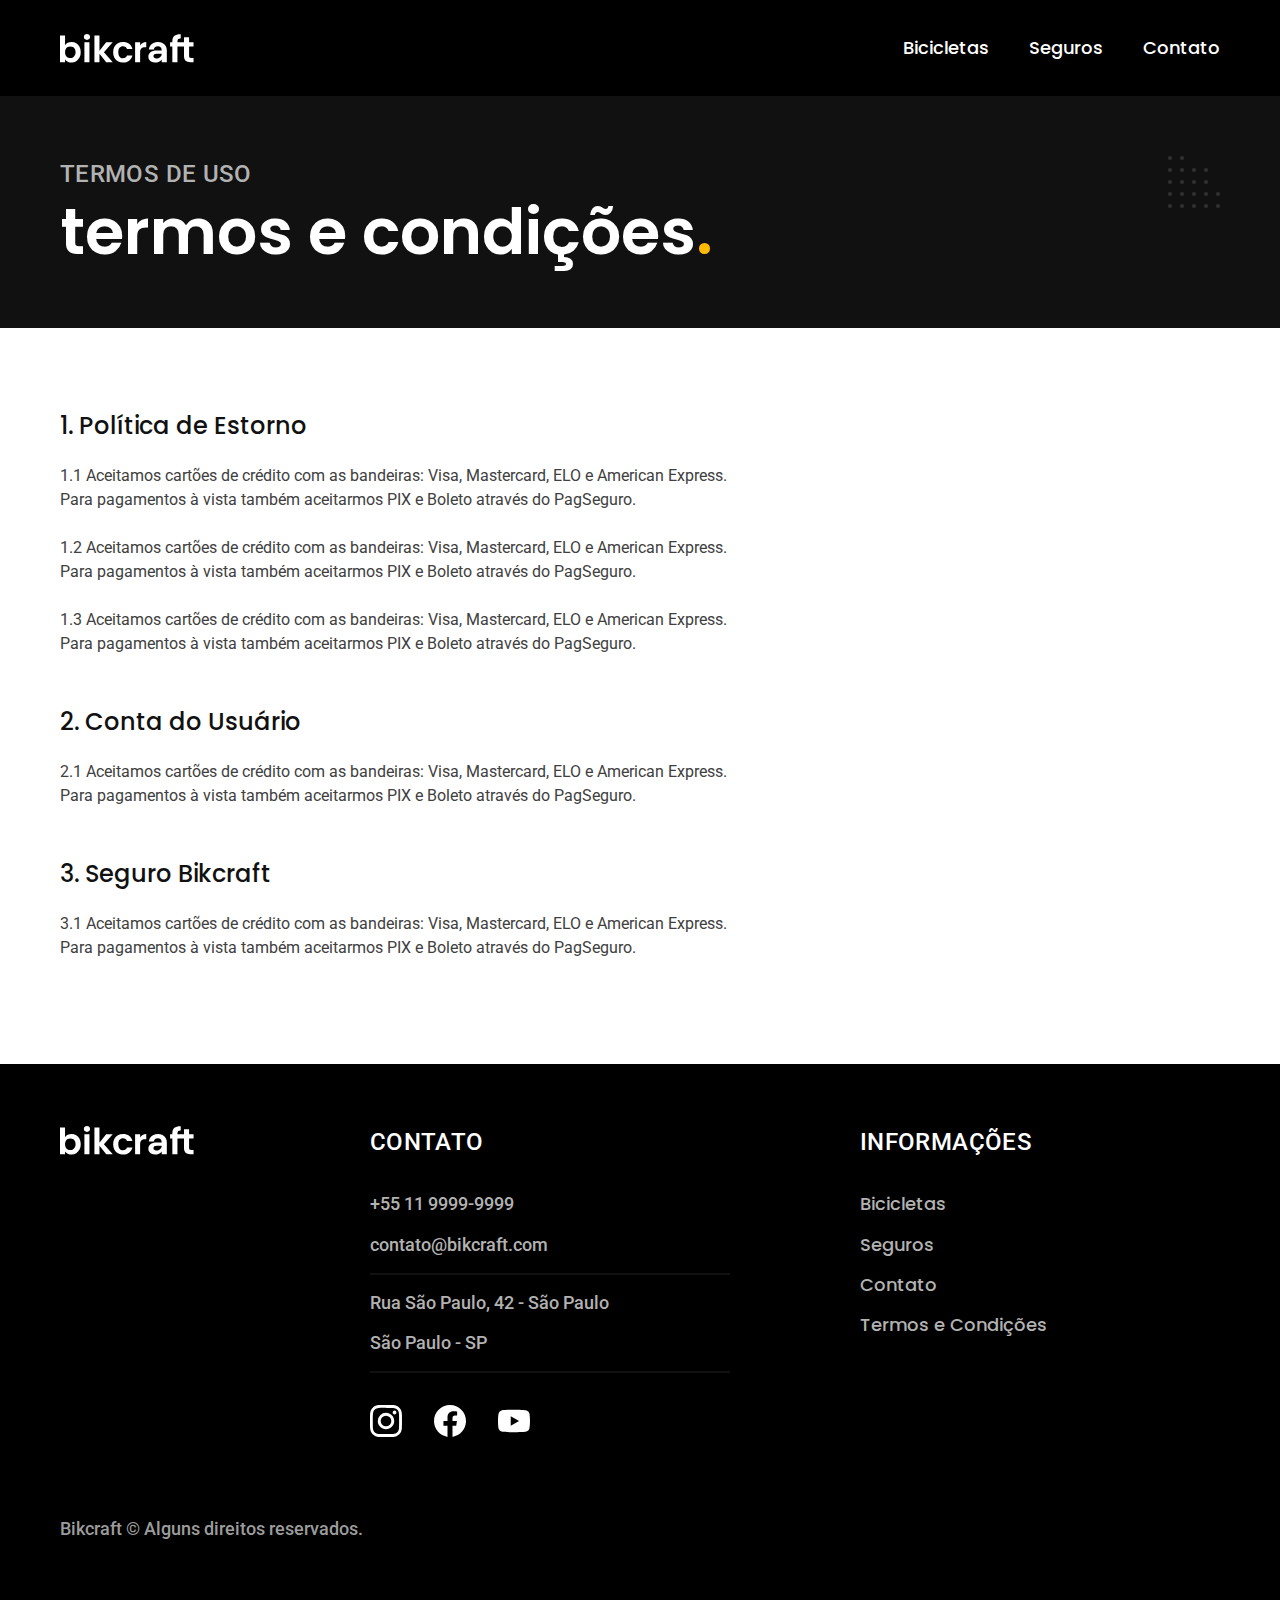
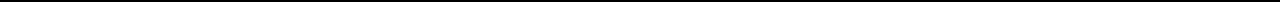
<file: termos.html>
<!DOCTYPE html>
<html lang="pt-br">

<head>
  <meta charset="UTF-8">
  <meta name="viewport" content="width=device-width, initial-scale=1.0">
  <title>Termos e Condições | Bikcraft</title>
  <meta name="description" content="Bicicletas elétricas de alta precisão e qualidade,  feitas sob medida para o cliente. Explore o mundo na sua velocidade com a Bikcraft.">

  <link rel="icon" href="./favicon.svg" type="image/svg+xml">

  <link href="./css/style.css" rel="preload" as="style">
  <link href="./css/style.css" rel="stylesheet">

  <link rel="preconnect" href="https://fonts.googleapis.com">
  <link rel="preconnect" href="https://fonts.gstatic.com" crossorigin>
  <link href="https://fonts.googleapis.com/css2?family=Merriweather:ital,wght@1,900&family=Poppins:wght@500;600&family=Roboto:wght@400;500&display=swap" rel="stylesheet">
</head>

<body id="termos">
  <header class="header-bg">
    <div class="header container">
      <a href="./">
        <img src="./img/bikcraft.svg" alt="Bikcraft" width="136" height="32">
      </a>
      <nav aria-label="primaria">
        <ul class="header-menu font-1-m cor-0">
          <li><a href="./bicicletas.html">Bicicletas</a></li>
          <li><a href="./seguros.html">Seguros</a></li>
          <li><a href="./contato.html">Contato</a></li>
        </ul>
      </nav>
    </div>
  </header>

  <main>
    <div class="titulo">
      <div class="container">
        <p class="font-2-l-b cor-5">Termos de uso</p>
        <h1 class="font-1-xxl cor-0">termos e condições<span class="cor-p1">.</span></h1>
      </div>
    </div>

    <div class="termos font-2-s cor-10 container">
      <h2 class="font-1-l cor-11">1. Política de Estorno</h2>
      <p>1.1 Aceitamos cartões de crédito com as bandeiras: Visa, Mastercard, ELO e American Express. Para pagamentos à vista também aceitarmos PIX e Boleto através do PagSeguro.</p>
      <p>1.2 Aceitamos cartões de crédito com as bandeiras: Visa, Mastercard, ELO e American Express. Para pagamentos à vista também aceitarmos PIX e Boleto através do PagSeguro.</p>
      <p>1.3 Aceitamos cartões de crédito com as bandeiras: Visa, Mastercard, ELO e American Express. Para pagamentos à vista também aceitarmos PIX e Boleto através do PagSeguro.</p>
      <h2 class="font-1-l cor-11">2. Conta do Usuário</h2>
      <p>2.1 Aceitamos cartões de crédito com as bandeiras: Visa, Mastercard, ELO e American Express. Para pagamentos à vista também aceitarmos PIX e Boleto através do PagSeguro.</p>
      <h2 class="font-1-l cor-11">3. Seguro Bikcraft</h2>
      <p>3.1 Aceitamos cartões de crédito com as bandeiras: Visa, Mastercard, ELO e American Express. Para pagamentos à vista também aceitarmos PIX e Boleto através do PagSeguro.</p>
    </div>
  </main>

  <footer class="footer-bg">
    <div class="footer container">
      <img src="./img/bikcraft.svg" alt="Bikcraft">
      <div class="footer-contato">
        <h3 class="font-2-l-b cor-0">Contato</h3>
        <ul class="font-2-m cor-5">
          <li>+55 11 9999-9999</li>
          <li>contato@bikcraft.com</li>
          <li>Rua São Paulo, 42 - São Paulo</li>
          <li>São Paulo - SP</li>
        </ul>
        <div class="footer-redes">
          <a href="./"><img src="./img/redes/instagram.svg" alt="Instagram"></a>
          <a href="./"><img src="./img/redes/facebook.svg" alt="Facebook"></a>
          <a href="./"><img src="./img/redes/youtube.svg" alt="Youtube"></a>
        </div>
      </div>
      <div class="footer-informacoes">
        <h3 class="font-2-l-b cor-0">Informações</h3>
        <nav>
          <ul class="font-1-m cor-5">
            <li><a href="./bicicletas.html">Bicicletas</a></li>
            <li><a href="./seguros.html">Seguros</a></li>
            <li><a href="./contato.html">Contato</a></li>
            <li><a href="./termos.html">Termos e Condições</a></li>
          </ul>
        </nav>
      </div>
      <p class="font-2-m cor-6 footer-copy">Bikcraft © Alguns direitos reservados.</p>
    </div>
  </footer>

  <script src="./js/script.js"></script>
</body>

</html>
</file>
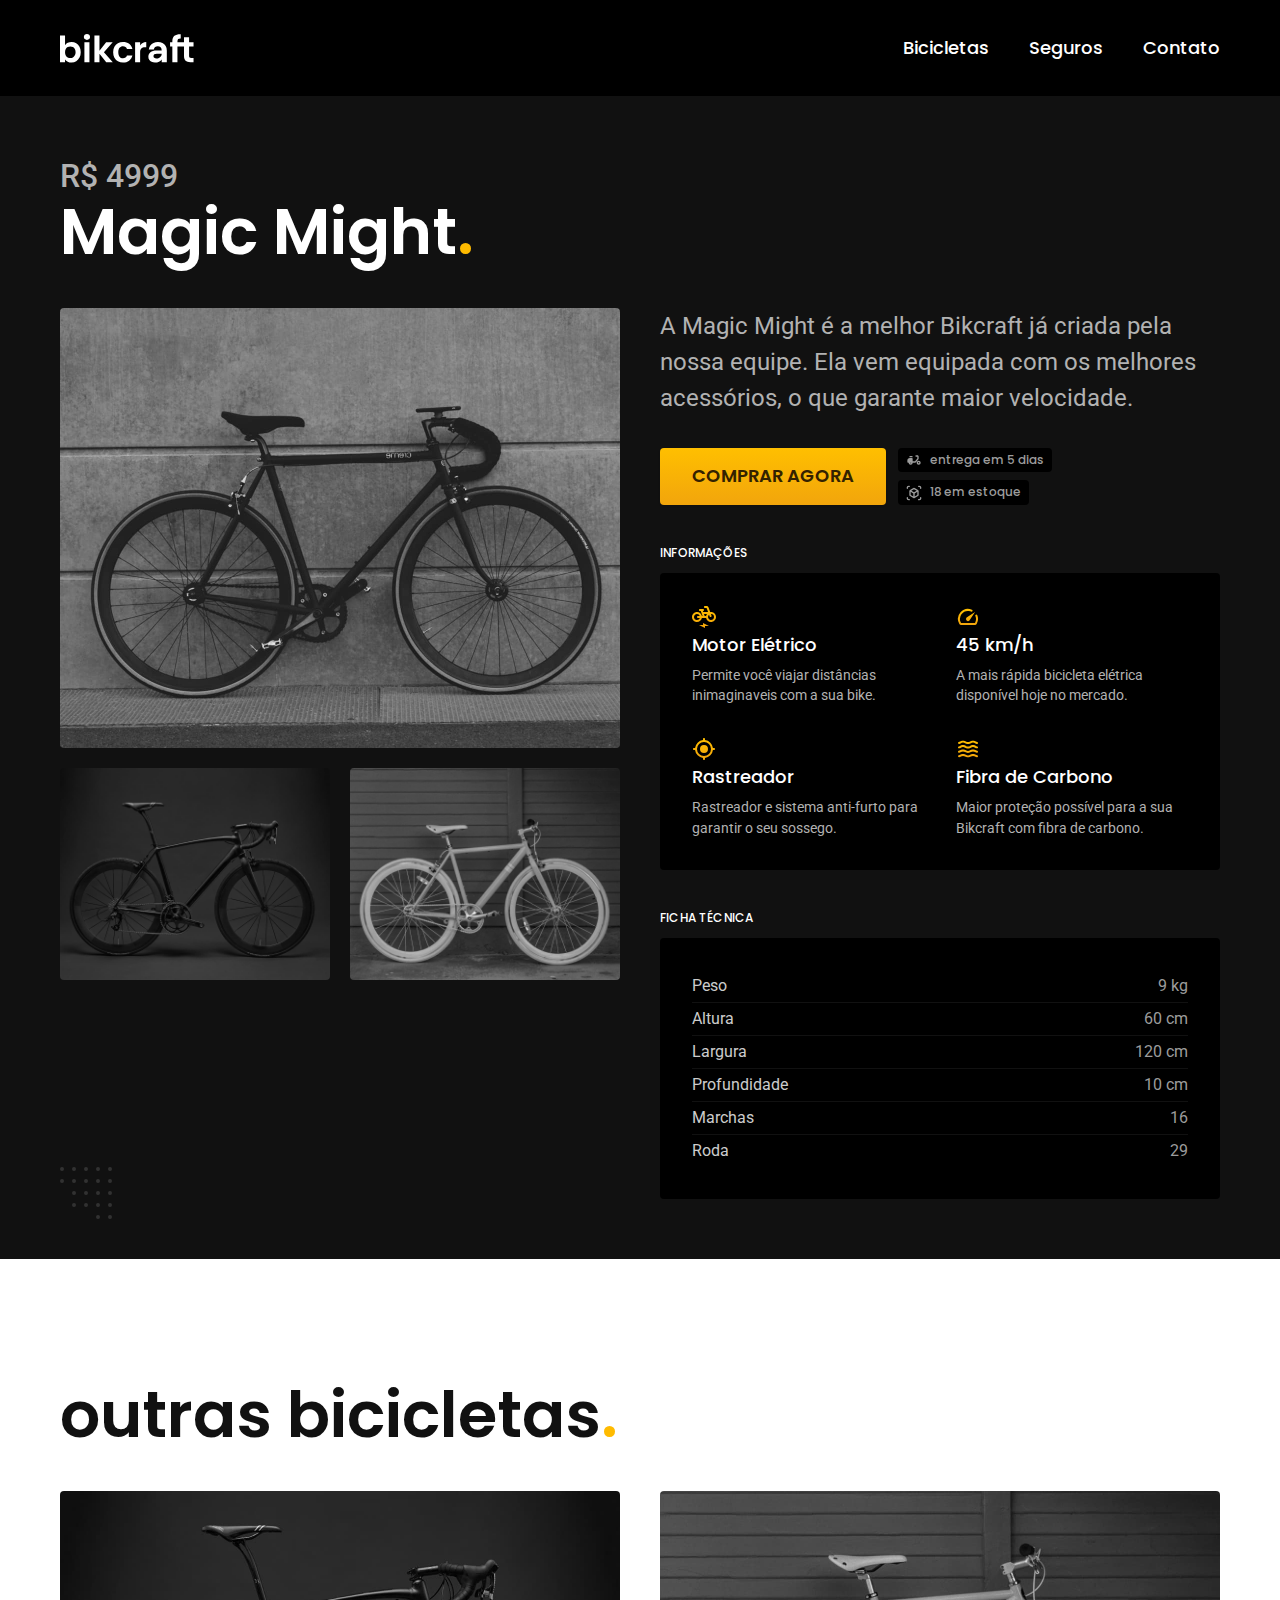
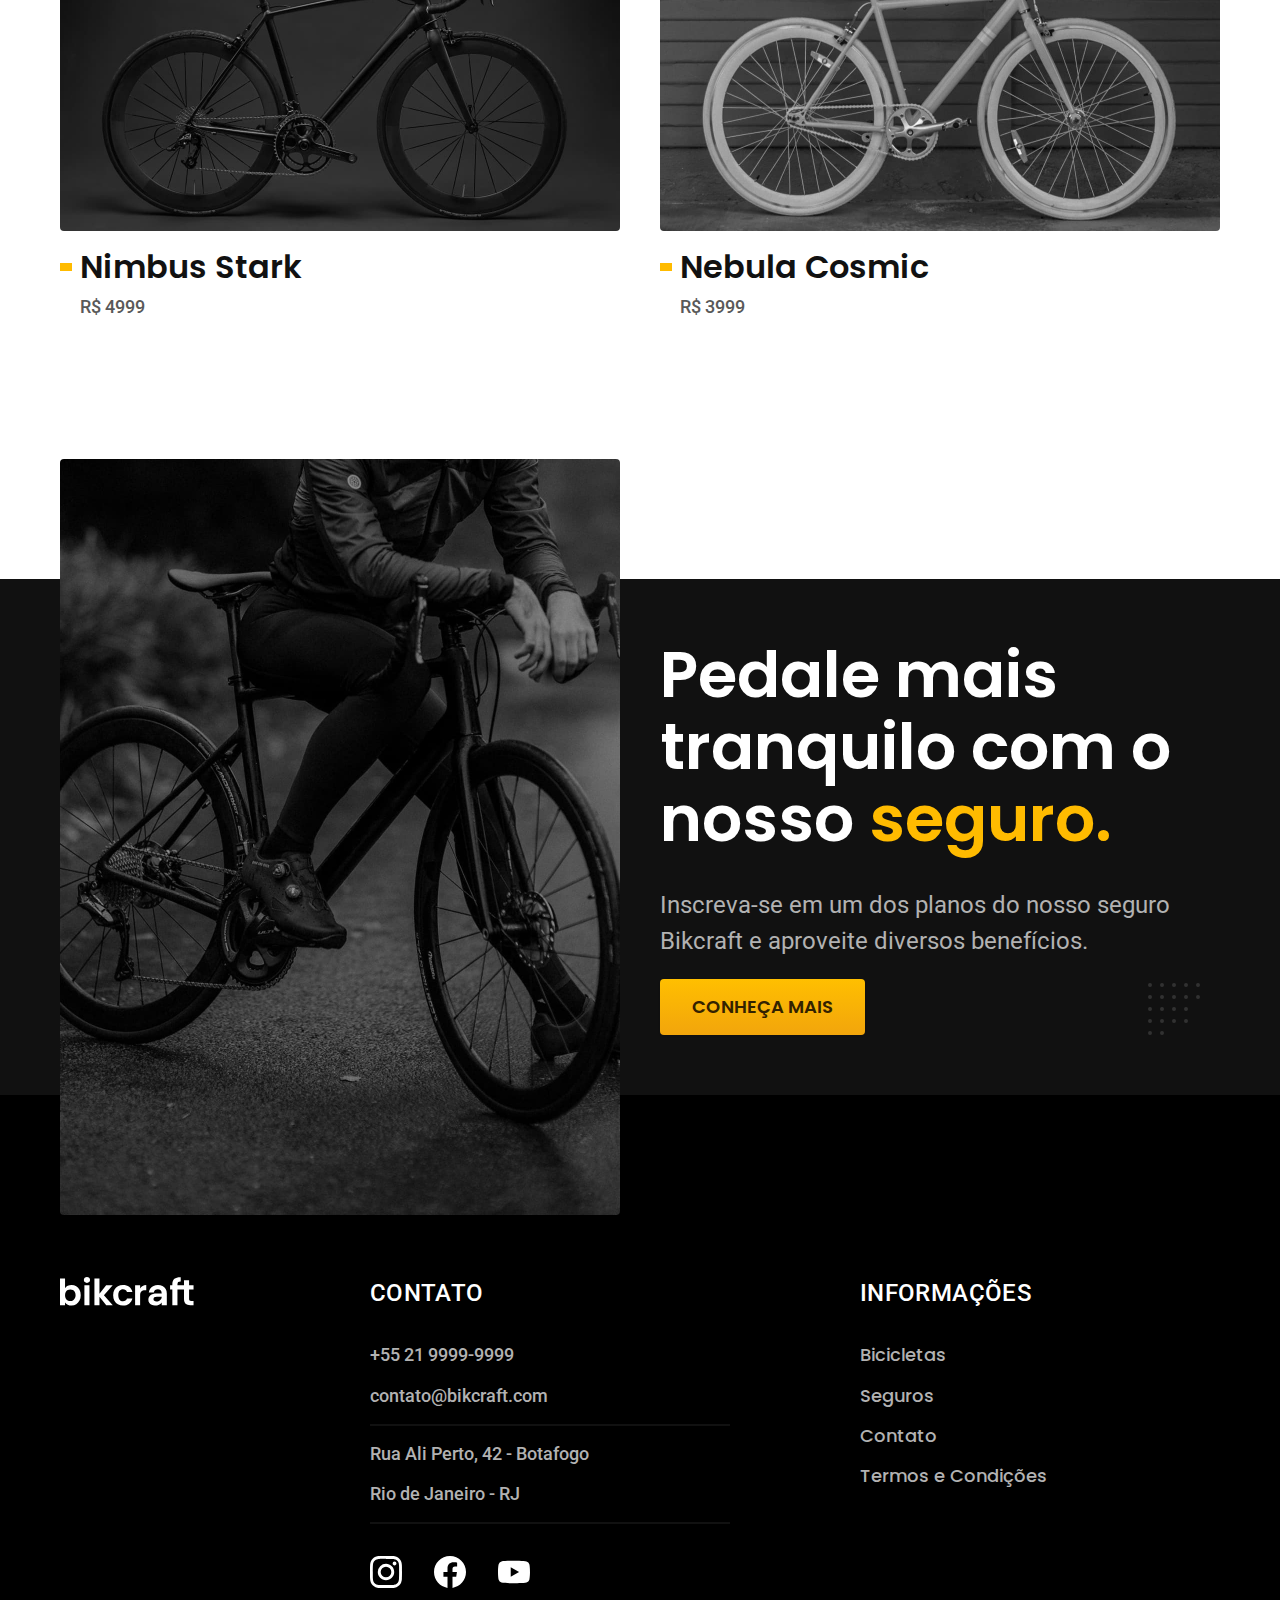
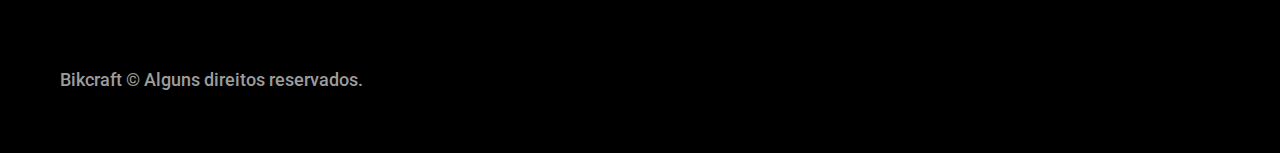
<file: bicicletas/magic.html>
<!DOCTYPE html>
<html lang="pt-br">

<head>
  <meta charset="UTF-8">
  <meta name="viewport" content="width=device-width, initial-scale=1.0">
  <title>Magic | Bikcraft</title>
  <meta name="description" content="Bicicletas elétricas de alta precisão e qualidade, feitas sob medida para o cliente. Explore o mundo na sua velocidade com a Bikcraft.">

  <link rel="icon" href="./favicon.svg" type="image/svg+xml">

  <link href="../css/style.css" rel="preload" as="style">
  <link href="../css/style.css" rel="stylesheet">

  <link rel="preconnect" href="https://fonts.googleapis.com">
  <link rel="preconnect" href="https://fonts.gstatic.com" crossorigin>
  <link href="https://fonts.googleapis.com/css2?family=Merriweather:ital,wght@1,900&family=Poppins:wght@500;600&family=Roboto:wght@400;500&display=swap" rel="stylesheet">
</head>

<body id="bicicleta">
  <header class="header-bg">
    <div class="header container">
      <a href="../">
        <img src="../img/bikcraft.svg" alt="Bikcraft" width="136" height="32">
      </a>
      <nav aria-label="primaria">
        <ul class="header-menu font-1-m cor-0">
          <li><a href="../bicicletas.html">Bicicletas</a></li>
          <li><a href="../seguros.html">Seguros</a></li>
          <li><a href="../contato.html">Contato</a></li>
        </ul>
      </nav>
    </div>
  </header>

  <main class="bicicleta-bg">
    <div class="bicicleta container">
      <div class="bicicleta-titulo">
        <span class="font-2-xl cor-5">R$ 4999</span>
        <h1 class="font-1-xxl cor-0">Magic Might<span class="cor-p1">.</span></h1>
      </div>
      <div class="bicicleta-imagens">
        <img src="../img/bicicleta/nimbus2.jpg" alt="Bicicleta preta" width="560" height="440">
        <img src="../img/bicicleta/nimbus1.jpg" alt="Bicicleta preta" width="560" height="440">
        <img src="../img/bicicleta/nimbus3.jpg" alt="Bicicleta branca" width="560" height="440">
      </div>
      <div class="bicicleta-conteudo">
        <p class="font-2-l cor-5">A Magic Might é a melhor Bikcraft já criada pela nossa equipe. Ela vem equipada com os melhores acessórios, o que garante maior velocidade.</p>
        <div class="bicicleta-comprar">
          <a class="botao" href="../orcamento.html?tipo=bikcraft&produto=magic">Comprar Agora</a>
          <span class="font-1-xs cor-6"><img src="../img/icones/entrega.svg" alt=""> entrega em 5 dias</span>
          <span class="font-1-xs cor-6"><img src="../img/icones/estoque.svg" alt=""> 18 em estoque</span>
        </div>
        <h2 class="font-1-xs cor-0">Informações</h2>
        <ul class="bicicleta-informacoes">
          <li>
            <img src="../img/icones/eletrica.svg" alt="">
            <h3 class="font-1-m cor-0">Motor Elétrico</h3>
            <p class="font-2-xs cor-5">Permite você viajar distâncias inimaginaveis com a sua bike.</p>
          </li>
          <li>
            <img src="../img/icones/velocidade.svg" alt="">
            <h3 class="font-1-m cor-0">45 km/h</h3>
            <p class="font-2-xs cor-5">A mais rápida bicicleta elétrica disponível hoje no mercado.</p>
          </li>
          <li>
            <img src="../img/icones/rastreador.svg" alt="">
            <h3 class="font-1-m cor-0">Rastreador</h3>
            <p class="font-2-xs cor-5">Rastreador e sistema anti-furto para garantir o seu sossego.</p>
          </li>
          <li>
            <img src="../img/icones/carbono.svg" alt="">
            <h3 class="font-1-m cor-0">Fibra de Carbono</h3>
            <p class="font-2-xs cor-5">Maior proteção possível para a sua Bikcraft com fibra de carbono.</p>
          </li>
        </ul>
        <h2 class="font-1-xs cor-0">Ficha Técnica</h2>
        <ul class="bicicleta-ficha font-2-s cor-4">
          <li>Peso <span>9 kg</span></li>
          <li>Altura <span>60 cm</span></li>
          <li>Largura <span>120 cm</span></li>
          <li>Profundidade <span>10 cm</span></li>
          <li>Marchas <span>16</span></li>
          <li>Roda <span>29</span></li>
        </ul>
      </div>
    </div>
  </main>

  <article class="bicicletas-lista container">
    <h2 class="font-1-xxl">outras bicicletas<span class="cor-p1">.</span></h2>
    <ul>
      <li>
        <a href="./nimbus.html">
          <img src="../img/bicicletas/nimbus.jpg" alt="Bicicleta preta">
          <h3 class="font-1-xl">Nimbus Stark</h3>
          <span class="font-2-m cor-8">R$ 4999</span>
        </a>
      </li>
      <li>
        <a href="./nebula.html">
          <img src="../img/bicicletas/nebula.jpg" alt="Bicicleta branca">
          <h3 class="font-1-xl">Nebula Cosmic</h3>
          <span class="font-2-m cor-8">R$ 3999</span>
        </a>
      </li>
    </ul>
  </article>

  <article class="seguro-bg">
    <div class="seguro container">
      <div class="seguro-imagem">
        <img src="../img/fotos/seguros.jpg" alt="Pessoa parada em cima de uma bicicleta">
      </div>
      <div class="seguro-conteudo">
        <h2 class="font-1-xxl cor-0">Pedale mais tranquilo com o nosso <span class="cor-p1">seguro.</span></h2>
        <p class="font-2-l cor-5">Inscreva-se em um dos planos do nosso seguro Bikcraft e aproveite diversos benefícios.</p>
        <a class="botao" href="../seguros.html">Conheça Mais</a>
      </div>
    </div>
  </article>

  <footer class="footer-bg">
    <div class="footer container">
      <img src="../img/bikcraft.svg" alt="Bikcraft">
      <div class="footer-contato">
        <h3 class="font-2-l-b cor-0">Contato</h3>
        <ul class="font-2-m cor-5">
          <li>+55 21 9999-9999</li>
          <li>contato@bikcraft.com</li>
          <li>Rua Ali Perto, 42 - Botafogo</li>
          <li>Rio de Janeiro - RJ</li>
        </ul>
        <div class="footer-redes">
          <a href="./"><img src="../img/redes/instagram.svg" alt="Instagram"></a>
          <a href="./"><img src="../img/redes/facebook.svg" alt="Facebook"></a>
          <a href="./"><img src="../img/redes/youtube.svg" alt="Youtube"></a>
        </div>
      </div>
      <div class="footer-informacoes">
        <h3 class="font-2-l-b cor-0">Informações</h3>
        <nav>
          <ul class="font-1-m cor-5">
            <li><a href="../bicicletas.html">Bicicletas</a></li>
            <li><a href="../seguros.html">Seguros</a></li>
            <li><a href="../contato.html">Contato</a></li>
            <li><a href="../termos.html">Termos e Condições</a></li>
          </ul>
        </nav>
      </div>
      <p class="font-2-m cor-6 footer-copy">Bikcraft © Alguns direitos reservados.</p>
    </div>
  </footer>

  <script src="../js/script.js"></script>
</body>

</html>
</file>
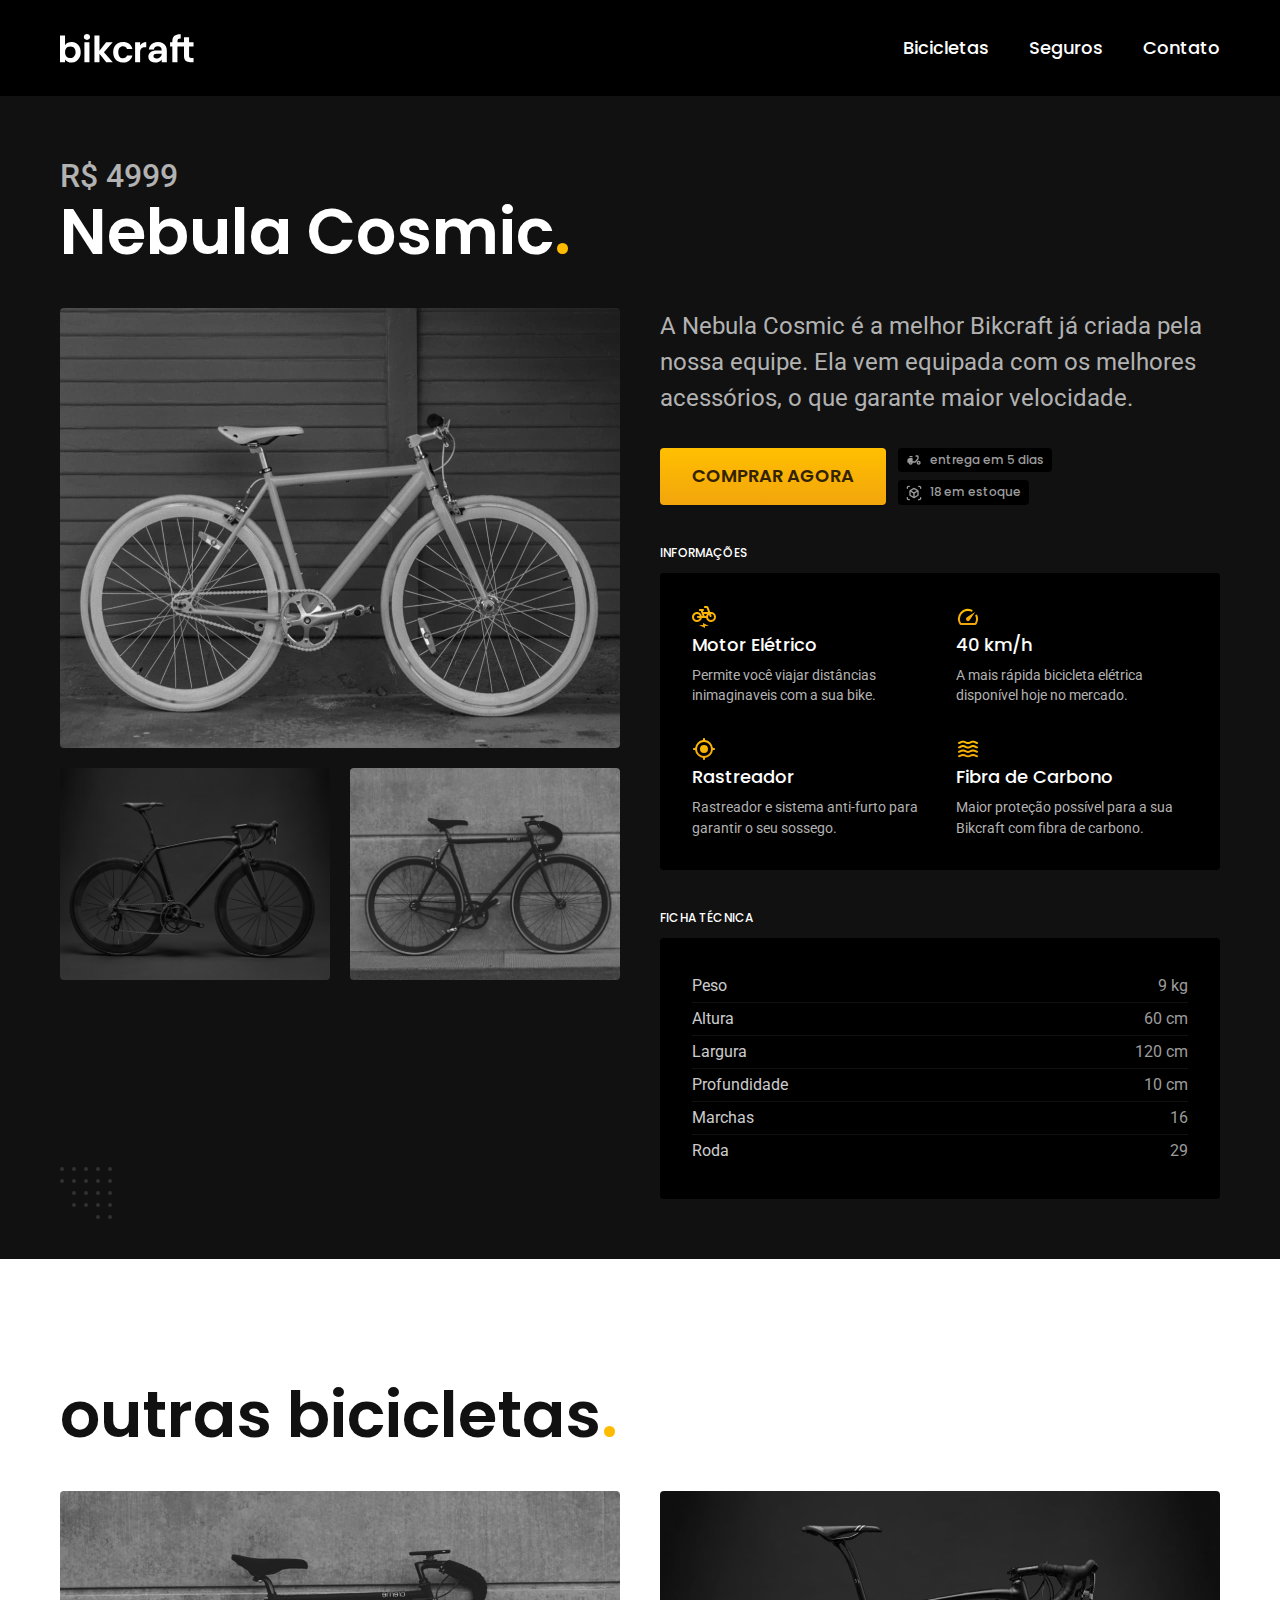
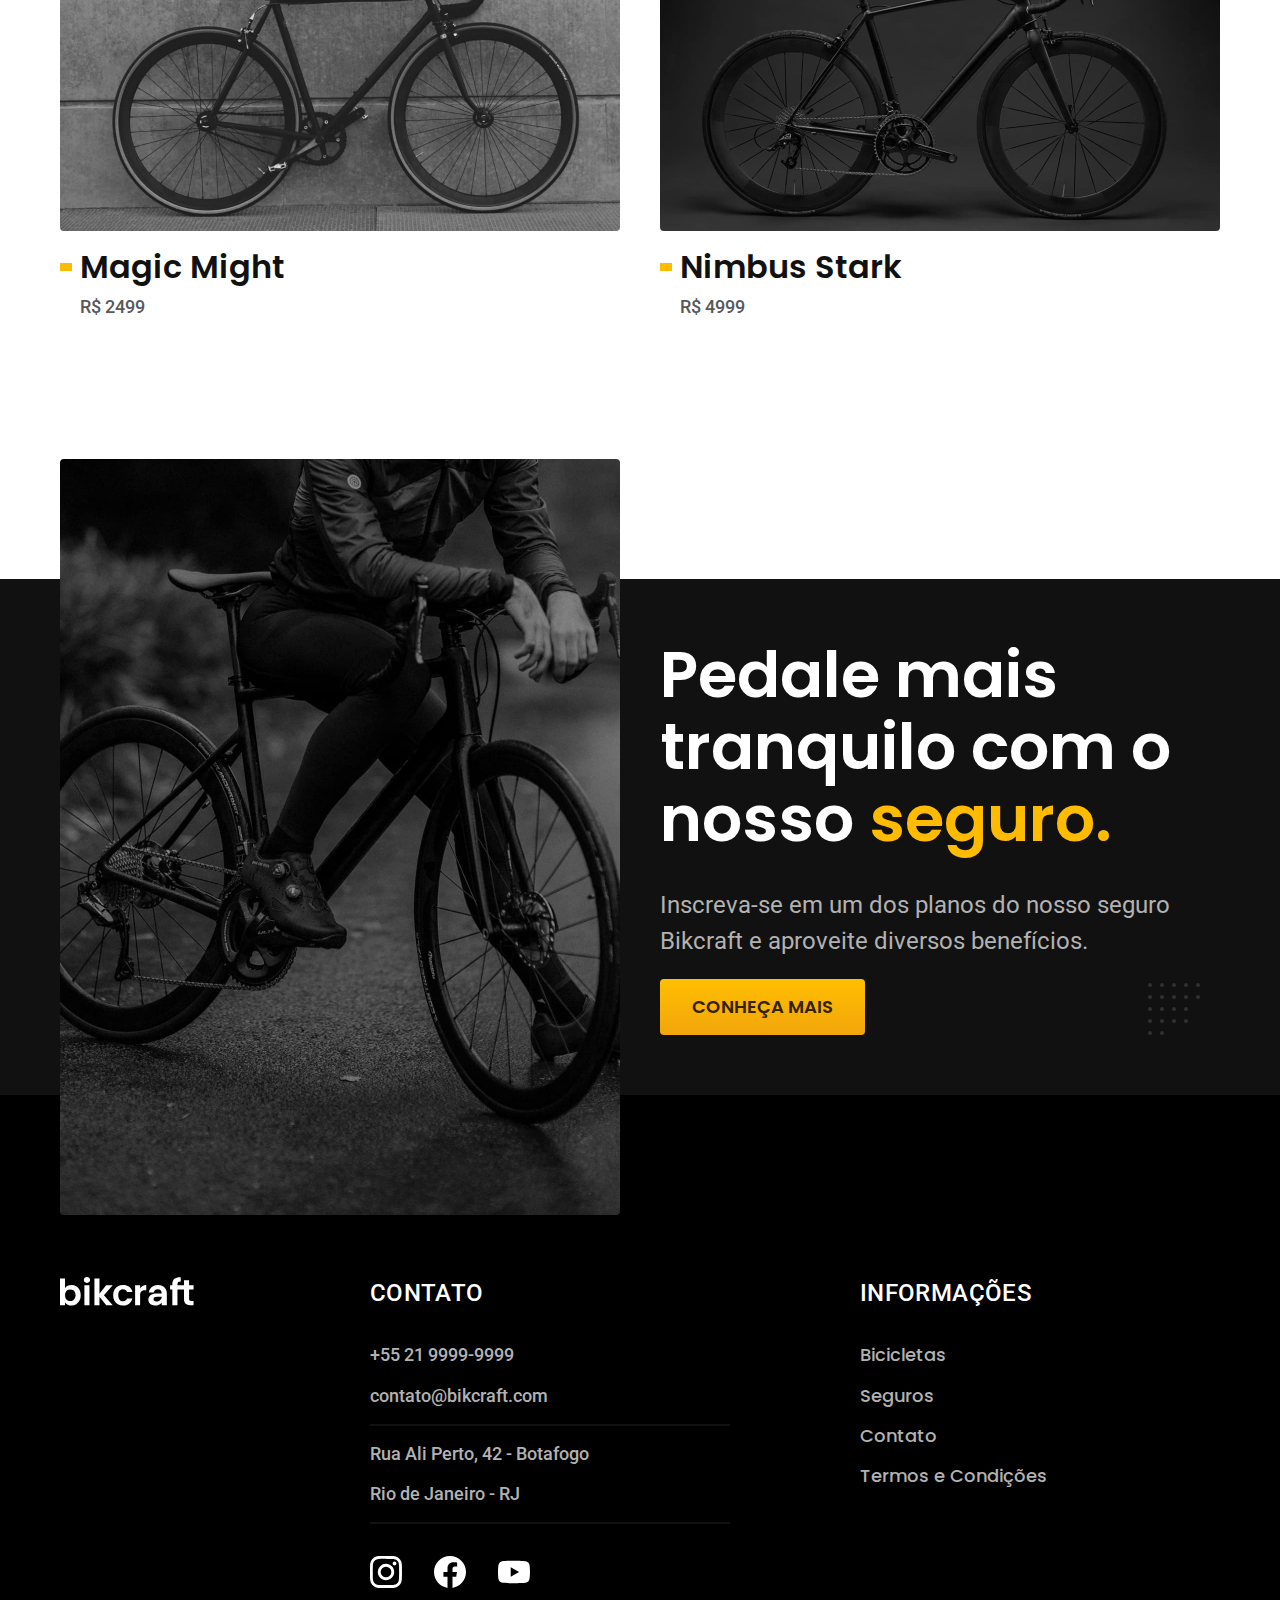
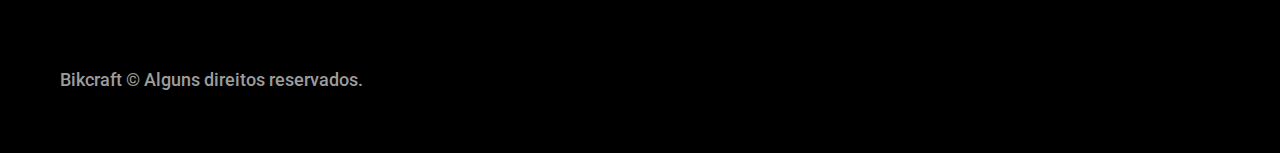
<file: bicicletas/nebula.html>
<!DOCTYPE html>
<html lang="pt-br">

<head>
  <meta charset="UTF-8">
  <meta name="viewport" content="width=device-width, initial-scale=1.0">
  <title>Nebula | Bikcraft</title>
  <meta name="description" content="Bicicletas elétricas de alta precisão e qualidade,  feitas sob medida para o cliente. Explore o mundo na sua velocidade com a Bikcraft.">

  <link rel="icon" href="./favicon.svg" type="image/svg+xml">

  <link href="../css/style.css" rel="preload" as="style">
  <link href="../css/style.css" rel="stylesheet">

  <link rel="preconnect" href="https://fonts.googleapis.com">
  <link rel="preconnect" href="https://fonts.gstatic.com" crossorigin>
  <link href="https://fonts.googleapis.com/css2?family=Merriweather:ital,wght@1,900&family=Poppins:wght@500;600&family=Roboto:wght@400;500&display=swap" rel="stylesheet">
</head>

<body id="bicicleta">
  <header class="header-bg">
    <div class="header container">
      <a href="../">
        <img src="../img/bikcraft.svg" alt="Bikcraft" width="136" height="32">
      </a>
      <nav aria-label="primaria">
        <ul class="header-menu font-1-m cor-0">
          <li><a href="../bicicletas.html">Bicicletas</a></li>
          <li><a href="../seguros.html">Seguros</a></li>
          <li><a href="../contato.html">Contato</a></li>
        </ul>
      </nav>
    </div>
  </header>

  <main class="bicicleta-bg">
    <div class="bicicleta container">
      <div class="bicicleta-titulo">
        <span class="font-2-xl cor-5">R$ 4999</span>
        <h1 class="font-1-xxl cor-0">Nebula Cosmic<span class="cor-p1">.</span></h1>
      </div>
      <div class="bicicleta-imagens">
        <img src="../img/bicicleta/nimbus3.jpg" alt="Bicicleta branca" width="560" height="440">
        <img src="../img/bicicleta/nimbus1.jpg" alt="Bicicleta preta" width="1120" height="880">
        <img src="../img/bicicleta/nimbus2.jpg" alt="Bicicleta preta" width="560" height="440">
      </div>
      <div class="bicicleta-conteudo">
        <p class="font-2-l cor-5">A Nebula Cosmic é a melhor Bikcraft já criada pela nossa equipe. Ela vem equipada com os melhores acessórios, o que garante maior velocidade.</p>
        <div class="bicicleta-comprar">
          <a class="botao" href="../orcamento.html?tipo=bikcraft&produto=nebula">Comprar Agora</a>
          <span class="font-1-xs cor-6"><img src="../img/icones/entrega.svg" alt=""> entrega em 5 dias</span>
          <span class="font-1-xs cor-6"><img src="../img/icones/estoque.svg" alt=""> 18 em estoque</span>
        </div>
        <h2 class="font-1-xs cor-0">Informações</h2>
        <ul class="bicicleta-informacoes">
          <li>
            <img src="../img/icones/eletrica.svg" alt="">
            <h3 class="font-1-m cor-0">Motor Elétrico</h3>
            <p class="font-2-xs cor-5">Permite você viajar distâncias inimaginaveis com a sua bike.</p>
          </li>
          <li>
            <img src="../img/icones/velocidade.svg" alt="">
            <h3 class="font-1-m cor-0">40 km/h</h3>
            <p class="font-2-xs cor-5">A mais rápida bicicleta elétrica disponível hoje no mercado.</p>
          </li>
          <li>
            <img src="../img/icones/rastreador.svg" alt="">
            <h3 class="font-1-m cor-0">Rastreador</h3>
            <p class="font-2-xs cor-5">Rastreador e sistema anti-furto para garantir o seu sossego.</p>
          </li>
          <li>
            <img src="../img/icones/carbono.svg" alt="">
            <h3 class="font-1-m cor-0">Fibra de Carbono</h3>
            <p class="font-2-xs cor-5">Maior proteção possível para a sua Bikcraft com fibra de carbono.</p>
          </li>
        </ul>
        <h2 class="font-1-xs cor-0">Ficha Técnica</h2>
        <ul class="bicicleta-ficha font-2-s cor-4">
          <li>Peso <span>9 kg</span></li>
          <li>Altura <span>60 cm</span></li>
          <li>Largura <span>120 cm</span></li>
          <li>Profundidade <span>10 cm</span></li>
          <li>Marchas <span>16</span></li>
          <li>Roda <span>29</span></li>
        </ul>
      </div>
    </div>
  </main>

  <article class="bicicletas-lista container">
    <h2 class="font-1-xxl">outras bicicletas<span class="cor-p1">.</span></h2>

    <ul>
      <li>
        <a href="./magic.html">
          <img src="../img/bicicletas/magic.jpg" alt="Bicicleta preta">
          <h3 class="font-1-xl">Magic Might</h3>
          <span class="font-2-m cor-8">R$ 2499</span>
        </a>
      </li>
      <li>
        <a href="./nimbus.html">
          <img src="../img/bicicletas/nimbus.jpg" alt="Bicicleta preta">
          <h3 class="font-1-xl">Nimbus Stark</h3>
          <span class="font-2-m cor-8">R$ 4999</span>
        </a>
      </li>
    </ul>
  </article>

  <article class="seguro-bg">
    <div class="seguro container">
      <div class="seguro-imagem">
        <img src="../img/fotos/seguros.jpg" alt="Pessoa parada em cima de uma bicicleta">
      </div>
      <div class="seguro-conteudo">
        <h2 class="font-1-xxl cor-0">Pedale mais tranquilo com o nosso <span class="cor-p1">seguro.</span></h2>
        <p class="font-2-l cor-5">Inscreva-se em um dos planos do nosso seguro Bikcraft e aproveite diversos benefícios.</p>
        <a class="botao" href="../seguros.html">Conheça Mais</a>
      </div>
    </div>
  </article>

  <footer class="footer-bg">
    <div class="footer container">
      <img src="../img/bikcraft.svg" alt="Bikcraft">
      <div class="footer-contato">
        <h3 class="font-2-l-b cor-0">Contato</h3>
        <ul class="font-2-m cor-5">
          <li>+55 21 9999-9999</li>
          <li>contato@bikcraft.com</li>
          <li>Rua Ali Perto, 42 - Botafogo</li>
          <li>Rio de Janeiro - RJ</li>
        </ul>
        <div class="footer-redes">
          <a href="./"><img src="../img/redes/instagram.svg" alt="Instagram"></a>
          <a href="./"><img src="../img/redes/facebook.svg" alt="Facebook"></a>
          <a href="./"><img src="../img/redes/youtube.svg" alt="Youtube"></a>
        </div>
      </div>
      <div class="footer-informacoes">
        <h3 class="font-2-l-b cor-0">Informações</h3>
        <nav>
          <ul class="font-1-m cor-5">
            <li><a href="../bicicletas.html">Bicicletas</a></li>
            <li><a href="../seguros.html">Seguros</a></li>
            <li><a href="../contato.html">Contato</a></li>
            <li><a href="../termos.html">Termos e Condições</a></li>
          </ul>
        </nav>
      </div>
      <p class="font-2-m cor-6 footer-copy">Bikcraft © Alguns direitos reservados.</p>
    </div>
  </footer>

  <script src="../js/script.js"></script>
</body>

</html>
</file>
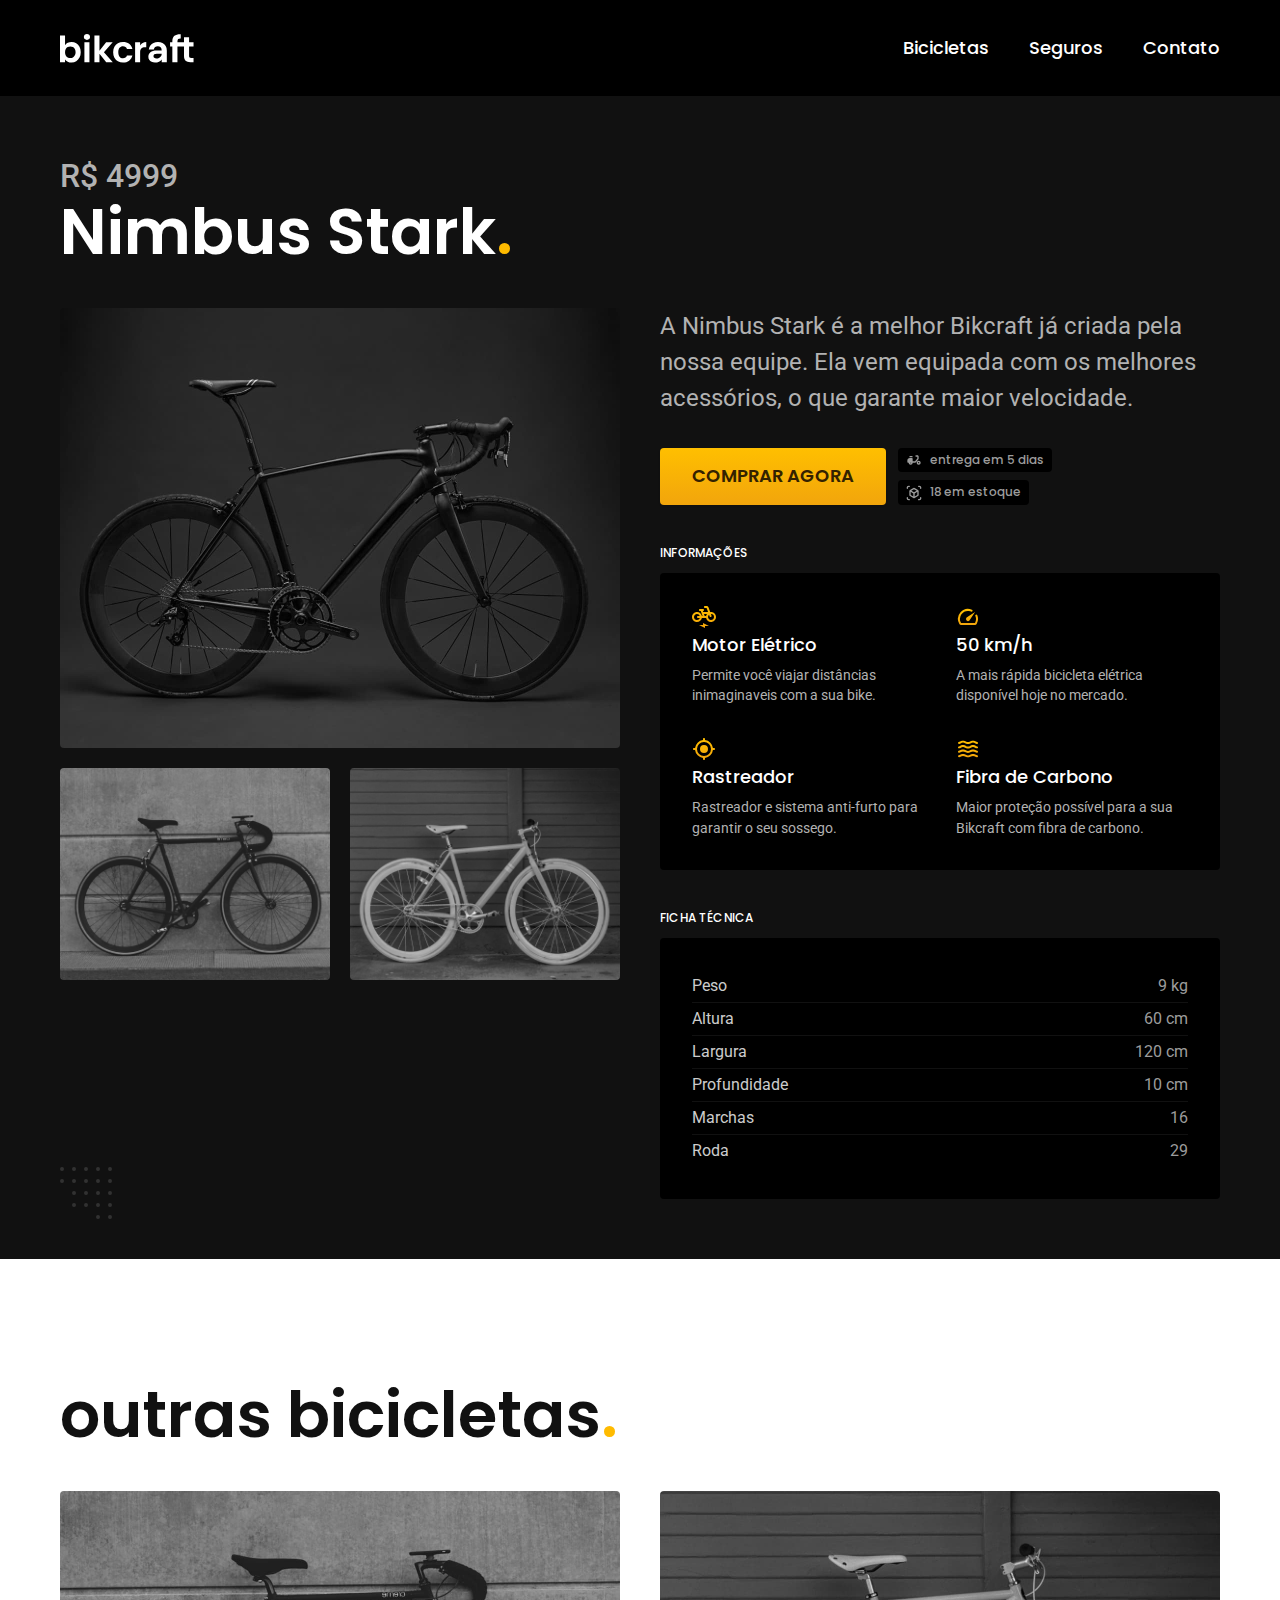
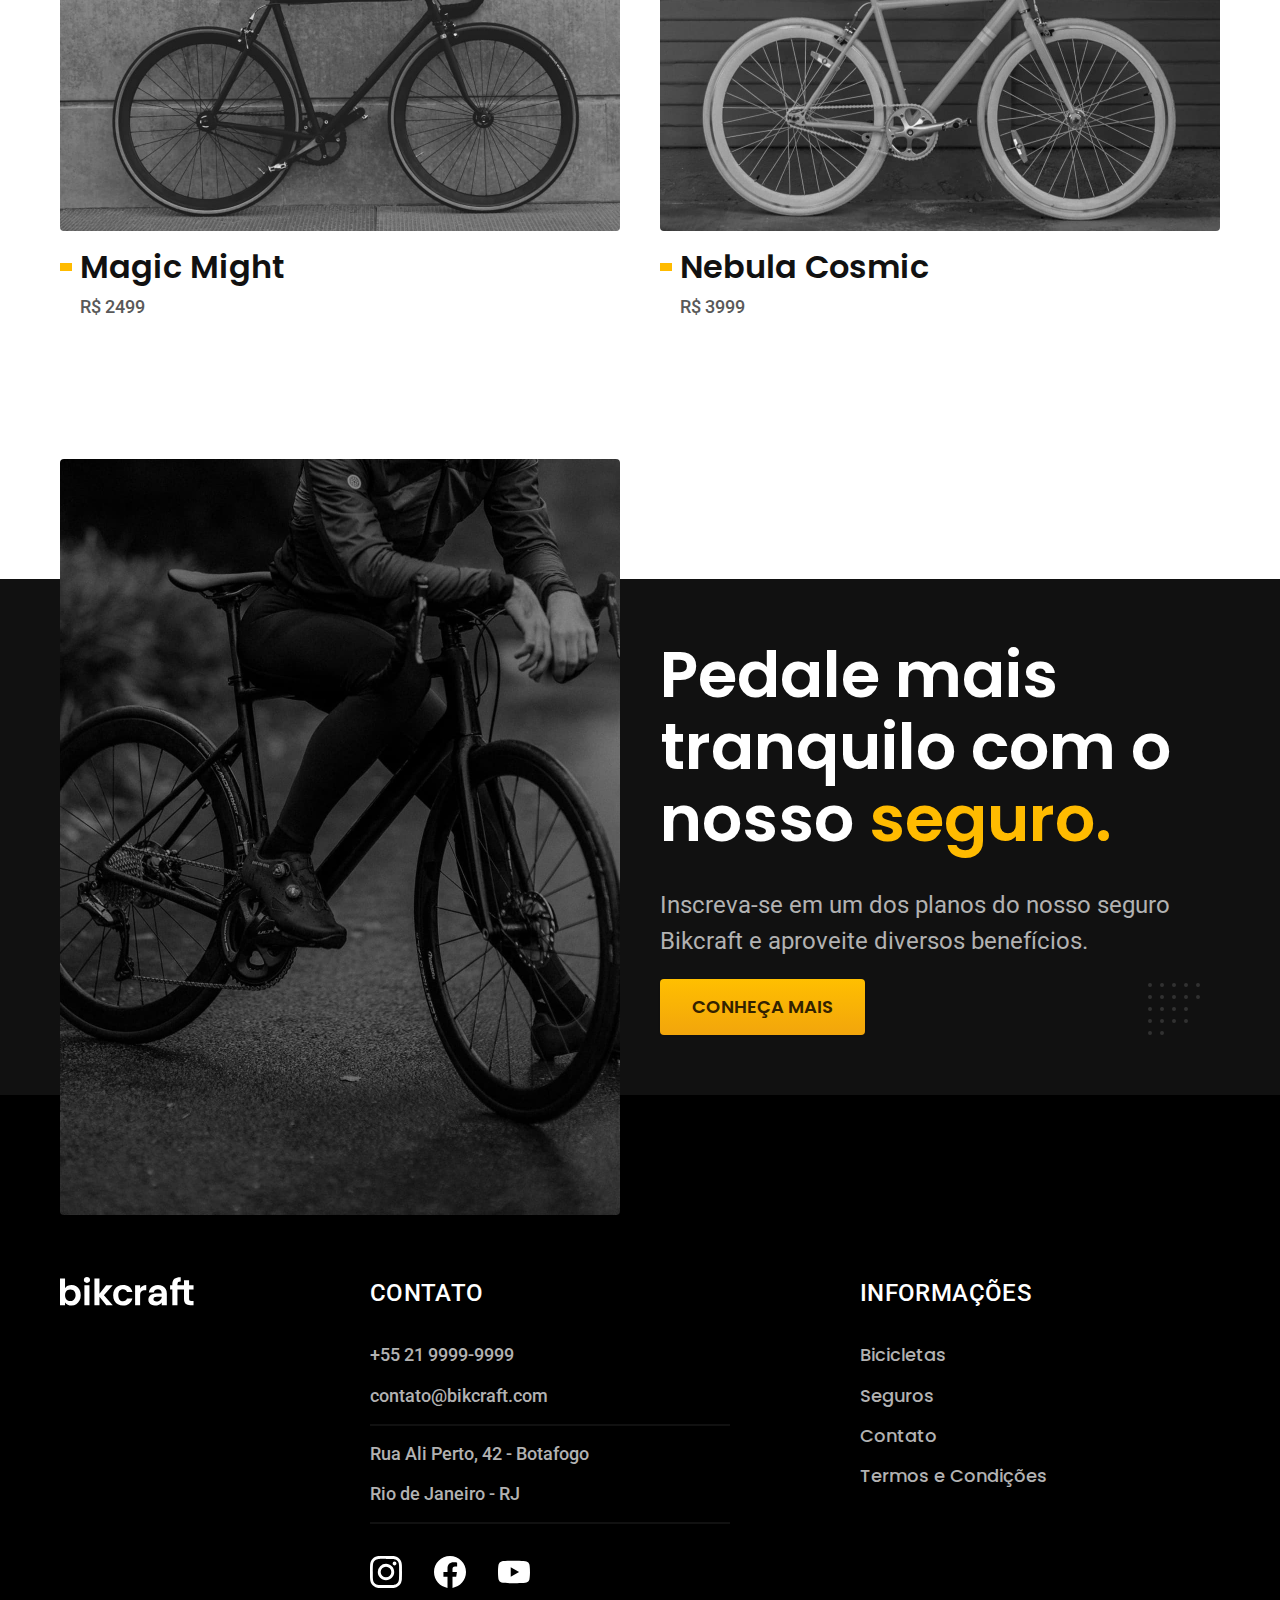
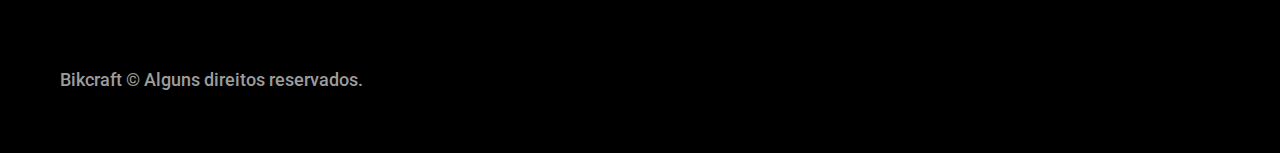
<file: bicicletas/nimbus.html>
<!DOCTYPE html>
<html lang="pt-br">

<head>
  <meta charset="UTF-8">
  <meta name="viewport" content="width=device-width, initial-scale=1.0">
  <title>Nimbus | Bikcraft</title>
  <meta name="description" content="Bicicletas elétricas de alta precisão e qualidade,  feitas sob medida para o cliente. Explore o mundo na sua velocidade com a Bikcraft.">

  <link rel="icon" href="./favicon.svg" type="image/svg+xml">

  <link href="../css/style.css" rel="preload" as="style">
  <link href="../css/style.css" rel="stylesheet">

  <link rel="preconnect" href="https://fonts.googleapis.com">
  <link rel="preconnect" href="https://fonts.gstatic.com" crossorigin>
  <link href="https://fonts.googleapis.com/css2?family=Merriweather:ital,wght@1,900&family=Poppins:wght@500;600&family=Roboto:wght@400;500&display=swap" rel="stylesheet">
</head>

<body id="bicicleta">
  <header class="header-bg">
    <div class="header container">
      <a href="../">
        <img src="../img/bikcraft.svg" alt="Bikcraft" width="136" height="32">
      </a>
      <nav aria-label="primaria">
        <ul class="header-menu font-1-m cor-0">
          <li><a href="../bicicletas.html">Bicicletas</a></li>
          <li><a href="../seguros.html">Seguros</a></li>
          <li><a href="../contato.html">Contato</a></li>
        </ul>
      </nav>
    </div>
  </header>

  <main class="bicicleta-bg">
    <div class="bicicleta container">
      <div class="bicicleta-titulo">
        <span class="font-2-xl cor-5">R$ 4999</span>
        <h1 class="font-1-xxl cor-0">Nimbus Stark<span class="cor-p1">.</span></h1>
      </div>
      <div class="bicicleta-imagens">
        <img src="../img/bicicleta/nimbus1.jpg" alt="Bicicleta preta" width="560" height="440">
        <img src="../img/bicicleta/nimbus2.jpg" alt="Bicicleta branca" width="560" height="440">
        <img src="../img/bicicleta/nimbus3.jpg" alt="Bicicleta preta" width="560" height="440">
      </div>
      <div class="bicicleta-conteudo">
        <p class="font-2-l cor-5">A Nimbus Stark é a melhor Bikcraft já criada pela nossa equipe. Ela vem equipada com os melhores acessórios, o que garante maior velocidade.</p>
        <div class="bicicleta-comprar">
          <a class="botao" href="../orcamento.html?tipo=bikcraft&produto=nimbus">Comprar Agora</a>
          <span class="font-1-xs cor-6"><img src="../img/icones/entrega.svg" alt=""> entrega em 5 dias</span>
          <span class="font-1-xs cor-6"><img src="../img/icones/estoque.svg" alt=""> 18 em estoque</span>
        </div>
        <h2 class="font-1-xs cor-0">Informações</h2>
        <ul class="bicicleta-informacoes">
          <li>
            <img src="../img/icones/eletrica.svg" alt="">
            <h3 class="font-1-m cor-0">Motor Elétrico</h3>
            <p class="font-2-xs cor-5">Permite você viajar distâncias inimaginaveis com a sua bike.</p>
          </li>
          <li>
            <img src="../img/icones/velocidade.svg" alt="">
            <h3 class="font-1-m cor-0">50 km/h</h3>
            <p class="font-2-xs cor-5">A mais rápida bicicleta elétrica disponível hoje no mercado.</p>
          </li>
          <li>
            <img src="../img/icones/rastreador.svg" alt="">
            <h3 class="font-1-m cor-0">Rastreador</h3>
            <p class="font-2-xs cor-5">Rastreador e sistema anti-furto para garantir o seu sossego.</p>
          </li>
          <li>
            <img src="../img/icones/carbono.svg" alt="">
            <h3 class="font-1-m cor-0">Fibra de Carbono</h3>
            <p class="font-2-xs cor-5">Maior proteção possível para a sua Bikcraft com fibra de carbono.</p>
          </li>
        </ul>
        <h2 class="font-1-xs cor-0">Ficha Técnica</h2>
        <ul class="bicicleta-ficha font-2-s cor-4">
          <li>Peso <span>9 kg</span></li>
          <li>Altura <span>60 cm</span></li>
          <li>Largura <span>120 cm</span></li>
          <li>Profundidade <span>10 cm</span></li>
          <li>Marchas <span>16</span></li>
          <li>Roda <span>29</span></li>
        </ul>
      </div>
    </div>
  </main>

  <article class="bicicletas-lista container">
    <h2 class="font-1-xxl">outras bicicletas<span class="cor-p1">.</span></h2>
    <ul>
      <li>
        <a href="./magic.html">
          <img src="../img/bicicletas/magic.jpg" alt="Bicicleta preta">
          <h3 class="font-1-xl">Magic Might</h3>
          <span class="font-2-m cor-8">R$ 2499</span>
        </a>
      </li>
      <li>
        <a href="./nebula.html">
          <img src="../img/bicicletas/nebula.jpg" alt="Bicicleta branca">
          <h3 class="font-1-xl">Nebula Cosmic</h3>
          <span class="font-2-m cor-8">R$ 3999</span>
        </a>
      </li>
    </ul>
  </article>

  <article class="seguro-bg">
    <div class="seguro container">
      <div class="seguro-imagem">
        <img src="../img/fotos/seguros.jpg" alt="Pessoa parada em cima de uma bicicleta">
      </div>
      <div class="seguro-conteudo">
        <h2 class="font-1-xxl cor-0">Pedale mais tranquilo com o nosso <span class="cor-p1">seguro.</span></h2>
        <p class="font-2-l cor-5">Inscreva-se em um dos planos do nosso seguro Bikcraft e aproveite diversos benefícios.</p>
        <a class="botao" href="../seguros.html">Conheça Mais</a>
      </div>
    </div>
  </article>

  <footer class="footer-bg">
    <div class="footer container">
      <img src="../img/bikcraft.svg" alt="Bikcraft">
      <div class="footer-contato">
        <h3 class="font-2-l-b cor-0">Contato</h3>
        <ul class="font-2-m cor-5">
          <li>+55 21 9999-9999</li>
          <li>contato@bikcraft.com</li>
          <li>Rua Ali Perto, 42 - Botafogo</li>
          <li>Rio de Janeiro - RJ</li>
        </ul>
        <div class="footer-redes">
          <a href="./"><img src="../img/redes/instagram.svg" alt="Instagram"></a>
          <a href="./"><img src="../img/redes/facebook.svg" alt="Facebook"></a>
          <a href="./"><img src="../img/redes/youtube.svg" alt="Youtube"></a>
        </div>
      </div>
      <div class="footer-informacoes">
        <h3 class="font-2-l-b cor-0">Informações</h3>
        <nav>
          <ul class="font-1-m cor-5">
            <li><a href="../bicicletas.html">Bicicletas</a></li>
            <li><a href="../seguros.html">Seguros</a></li>
            <li><a href="../contato.html">Contato</a></li>
            <li><a href="../termos.html">Termos e Condições</a></li>
          </ul>
        </nav>
      </div>
      <p class="font-2-m cor-6 footer-copy">Bikcraft © Alguns direitos reservados.</p>
    </div>
  </footer>

  <script src="../js/script.js"></script>
</body>

</html>
</file>
<file: css/style.css>
@import "./global/global.css";

/* Utilidades */
@import "./utilidades/tipografia.css";
@import "./utilidades/cores.css";
@import "./utilidades/componentes.css";
@import "./utilidades/formulario.css";
/* @import "./utilidades/simple-anime.css"; */

/* Header e Footer */
@import "./global/header.css";
@import "./global/footer.css";

/* Home */
@import "./home/introducao.css";
@import "./home/tecnologia.css";
@import "./home/parceiros.css";
@import "./home/depoimento.css";

/* Seguros */
@import "./seguros/seguros.css";
@import "./seguros/vantagens.css";
@import "./seguros/perguntas.css";

/* Biciletas */
@import "./bicicletas/bicicletas.css";
@import "./bicicletas/bicicletas-lista.css";

/* Bicileta */
@import "./bicicleta/bicicleta.css";
@import "./bicicleta/seguro.css";

/* Contato */
@import "./contato/contato.css";
@import "./contato/lojas.css";

/* Orçamento */
@import "./orcamento/orcamento.css";

/* Termos */
@import "./termos/termos.css";
</file>
